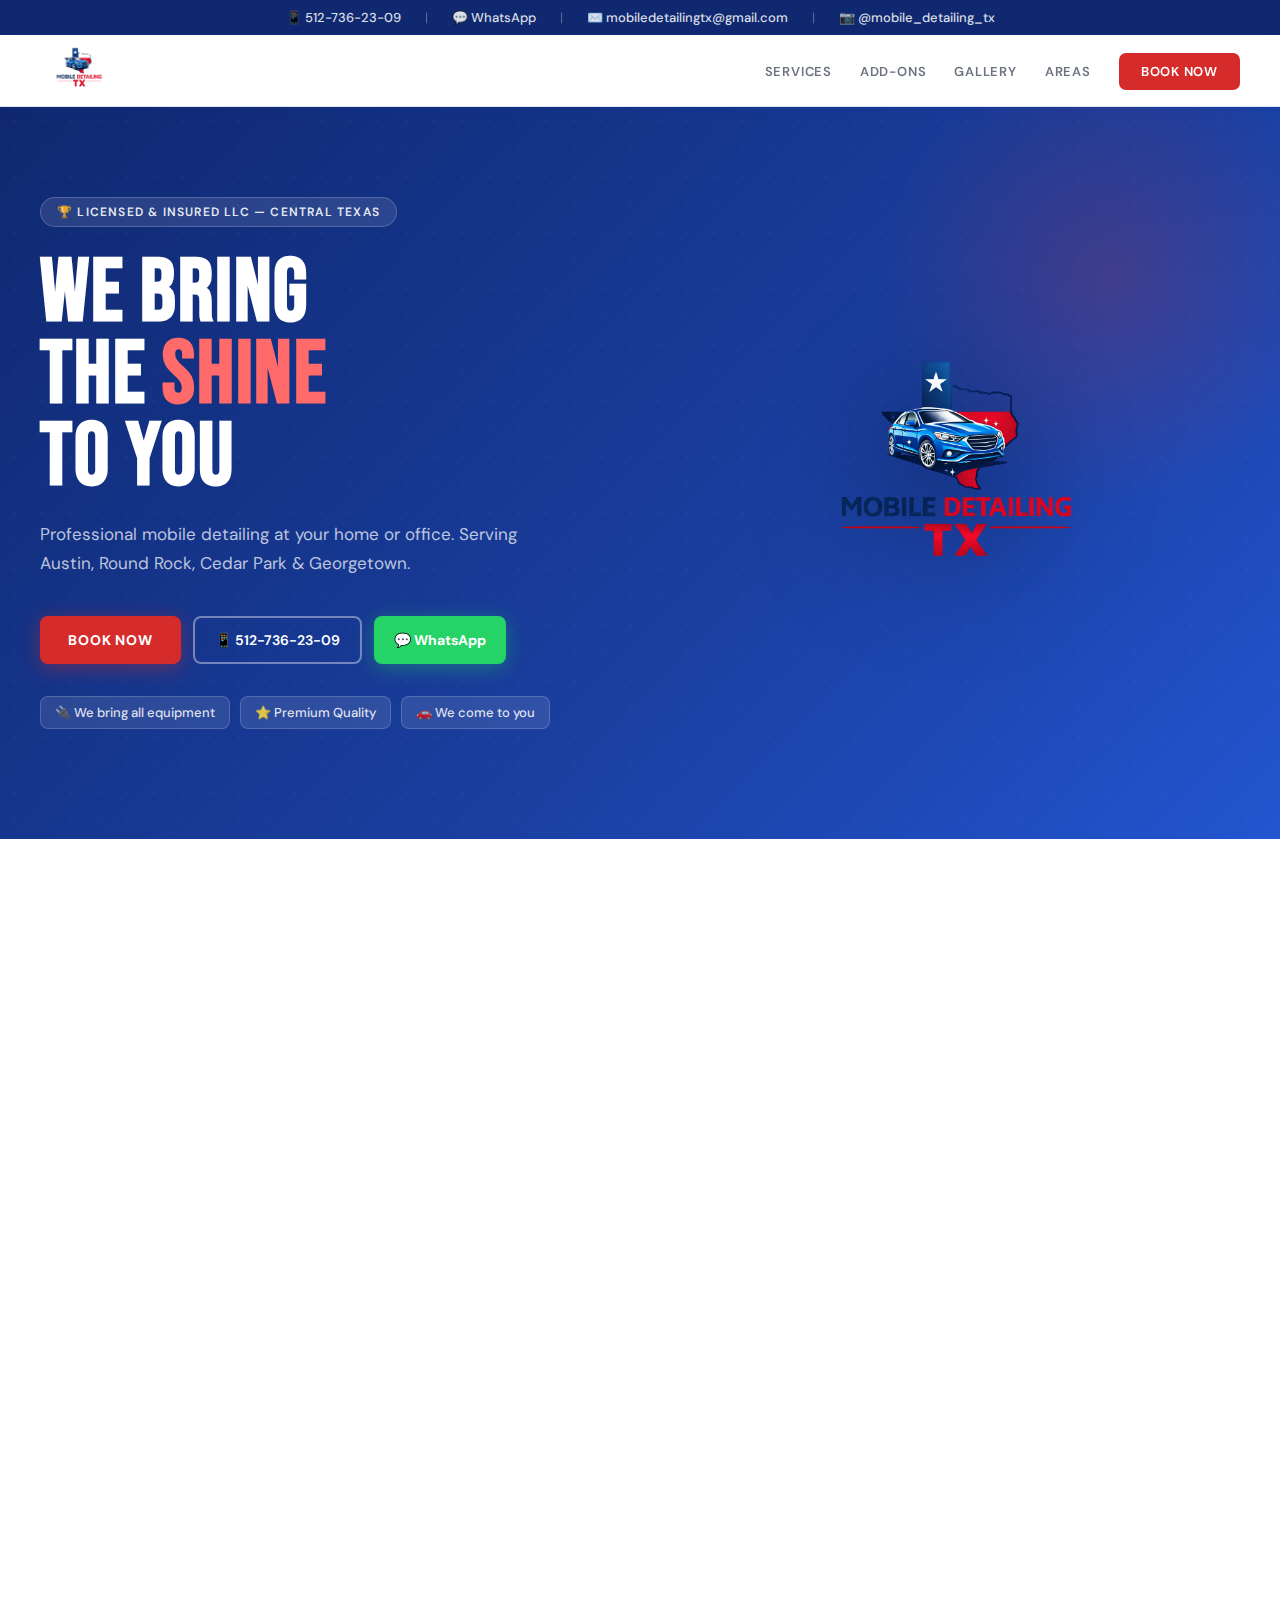
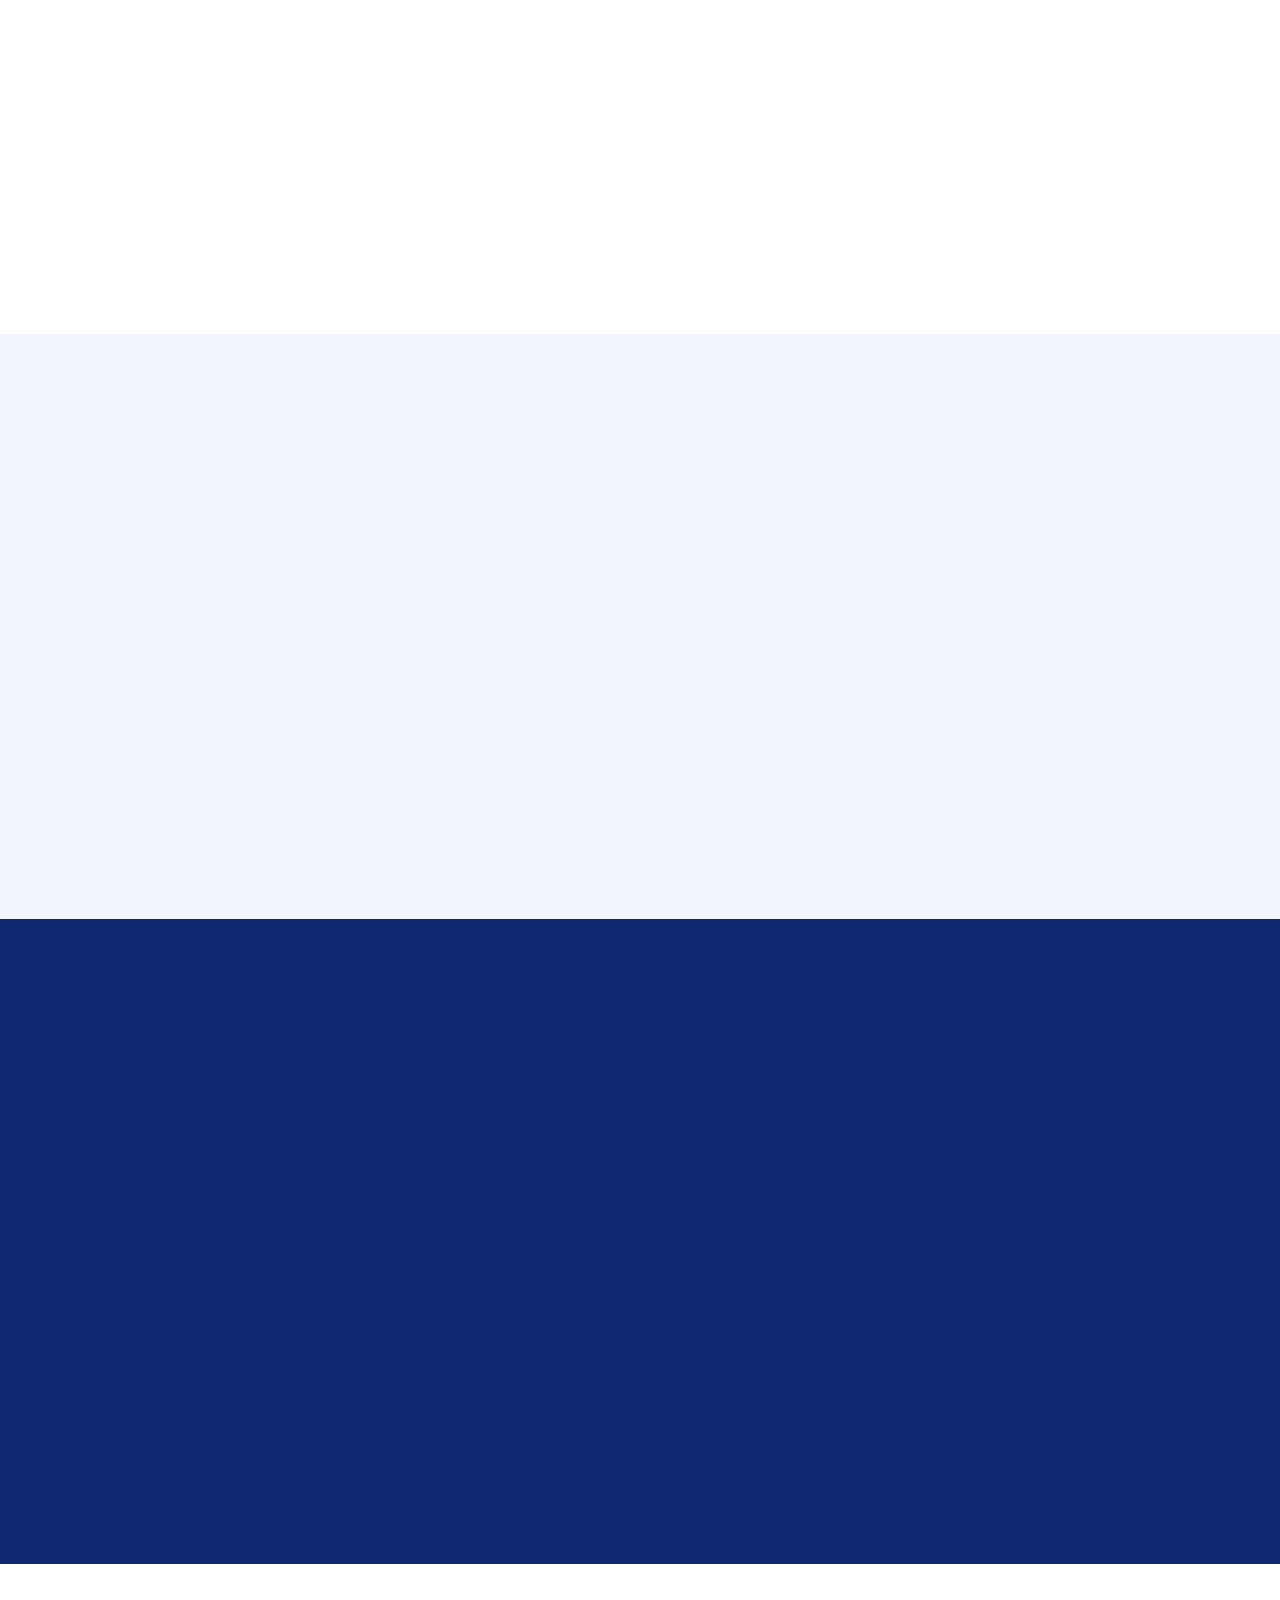
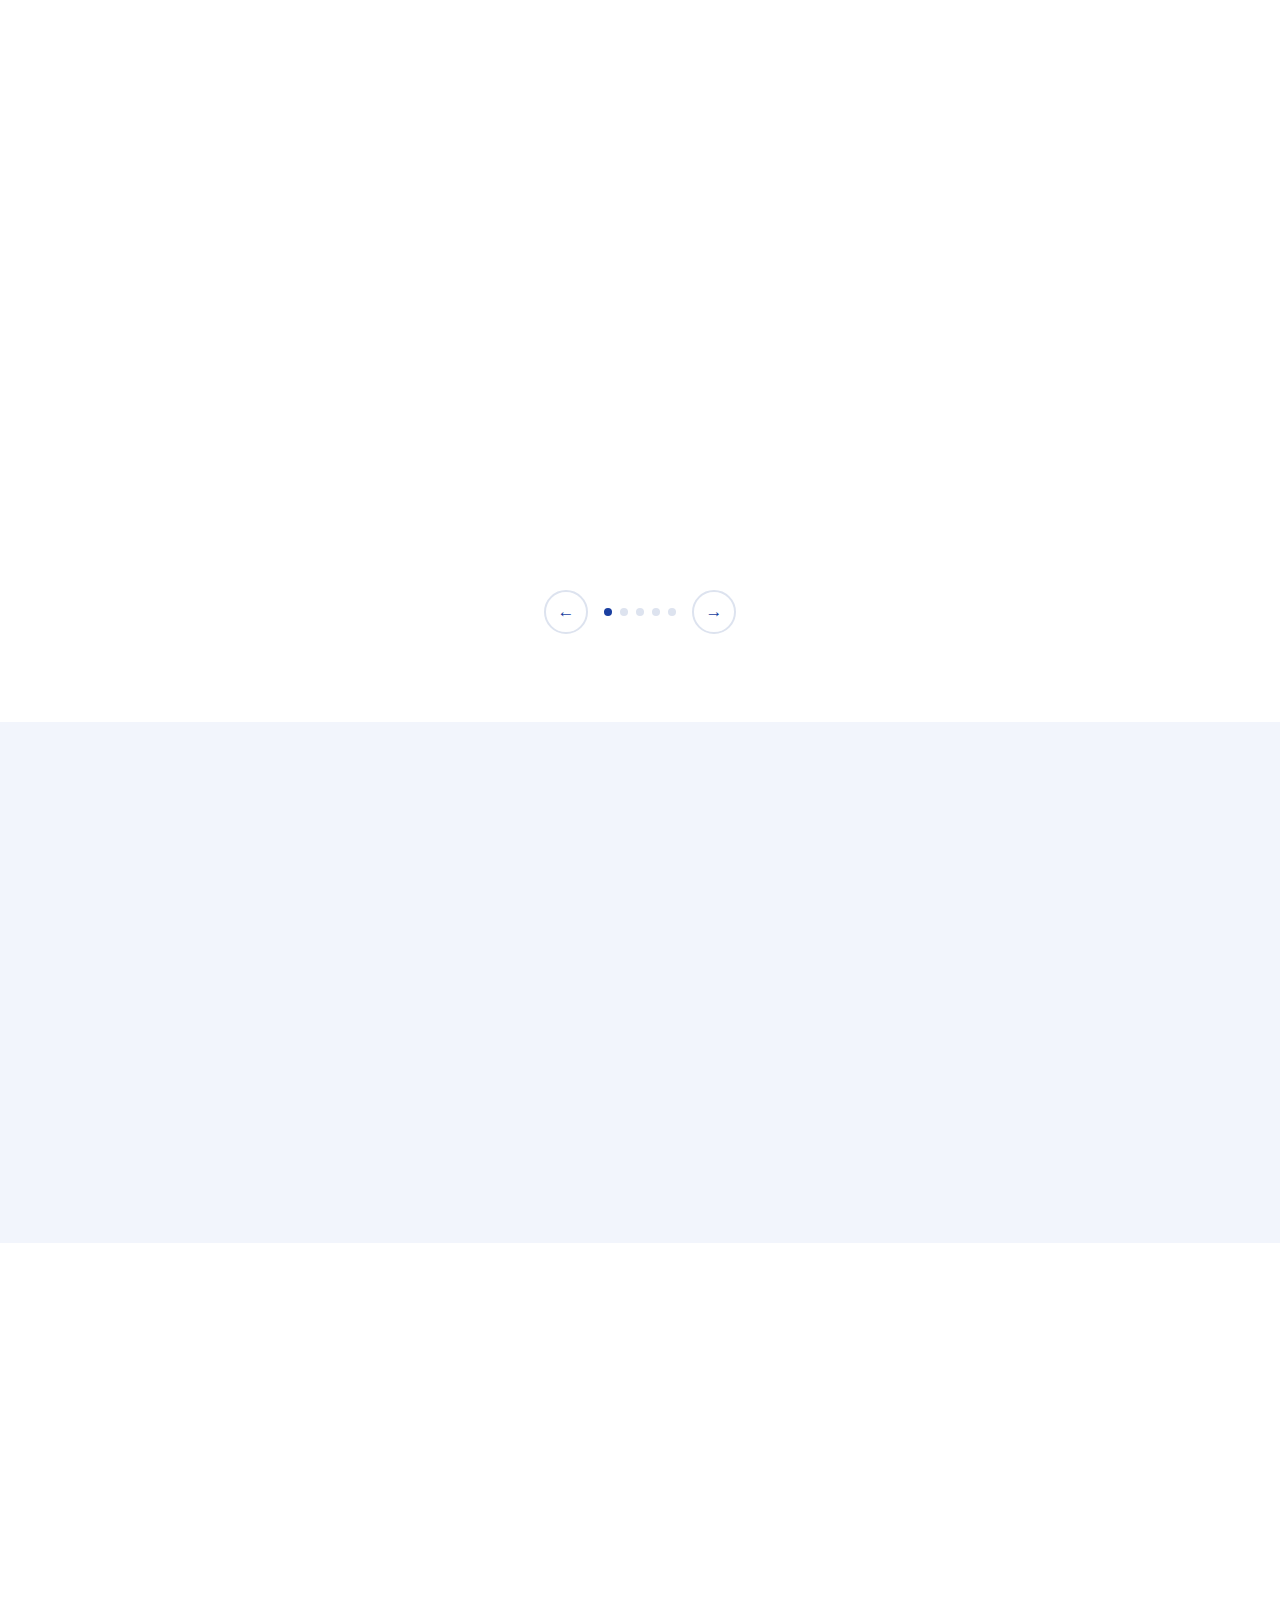
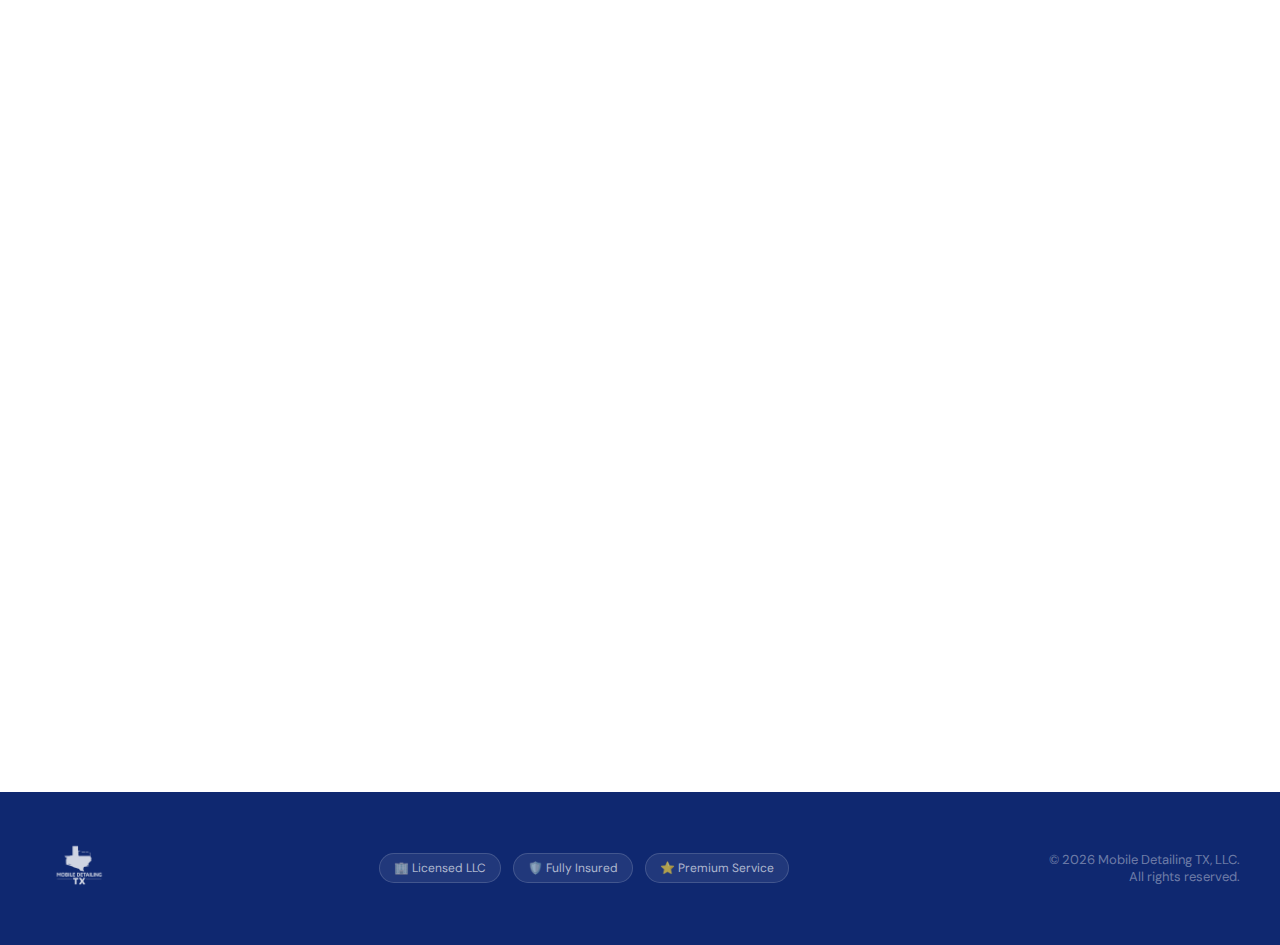
<file: index.html>
<!DOCTYPE html>
<html lang="en">
<head>
  <meta charset="UTF-8" />
  <meta name="viewport" content="width=device-width, initial-scale=1.0" />
  <title>Mobile Detailing TX — Premium Car Detailing in Austin & Round Rock</title>
  <!-- Google tag (gtag.js) -->
  <script async src="https://www.googletagmanager.com/gtag/js?id=AW-17969716181"></script>
  <script>
    window.dataLayer = window.dataLayer || [];
    function gtag(){dataLayer.push(arguments);}
    gtag('js', new Date());
    gtag('config', 'AW-17969716181');
  </script>
  <link href="https://fonts.googleapis.com/css2?family=Bebas+Neue&family=DM+Sans:wght@300;400;500;600;700&display=swap" rel="stylesheet">
  <style>
    :root {
      --blue: #1a3fa0;
      --blue-dark: #0f2870;
      --blue-mid: #2a55c8;
      --red: #d62b2b;
      --red-dark: #aa1f1f;
      --bg: #f2f5fc;
      --bg2: #ffffff;
      --card: #ffffff;
      --border: #dde3ef;
      --text: #111827;
      --muted: #6b7280;
      --shadow: 0 2px 20px rgba(26,63,160,.08);
      --shadow-lg: 0 8px 48px rgba(26,63,160,.13);
    }
    *, *::before, *::after { box-sizing: border-box; margin: 0; padding: 0; }
    html { scroll-behavior: smooth; }
    body { background: var(--bg); color: var(--text); font-family: 'DM Sans', sans-serif; overflow-x: hidden; }

    .topbar { background: var(--blue-dark); color: #fff; padding: 9px 24px; display: flex; justify-content: center; align-items: center; gap: 24px; flex-wrap: wrap; font-size: 13px; }
    .topbar a { color: rgba(255,255,255,.85); text-decoration: none; font-weight: 500; transition: color .2s; }
    .topbar a:hover { color: #fff; }
    .topbar-sep { opacity: .3; }

    nav { position: sticky; top: 0; z-index: 100; background: rgba(255,255,255,.97); backdrop-filter: blur(12px); border-bottom: 1px solid var(--border); box-shadow: 0 1px 12px rgba(26,63,160,.07); padding: 0 40px; display: flex; justify-content: space-between; align-items: center; height: 72px; }
    .nav-logo img { height: 52px; width: auto; }
    .nav-links { display: flex; gap: 28px; list-style: none; align-items: center; }
    .nav-links a { color: var(--muted); text-decoration: none; font-size: 13px; font-weight: 600; letter-spacing: .06em; text-transform: uppercase; transition: color .2s; }
    .nav-links a:hover { color: var(--blue); }
    .nav-cta { background: var(--red) !important; color: #fff !important; padding: 10px 22px; border-radius: 7px; }
    .nav-cta:hover { background: var(--red-dark) !important; }

    .hero { background: linear-gradient(135deg, var(--blue-dark) 0%, var(--blue) 60%, #2255d0 100%); position: relative; overflow: hidden; padding: 90px 40px 110px; }
    .hero-pattern { position: absolute; inset: 0; background-image: radial-gradient(rgba(255,255,255,.04) 1px, transparent 1px); background-size: 28px 28px; pointer-events: none; }
    .hero-glow { position: absolute; right: -80px; top: -80px; width: 500px; height: 500px; background: radial-gradient(ellipse, rgba(214,43,43,.2) 0%, transparent 65%); pointer-events: none; }
    .hero-inner { position: relative; z-index: 2; max-width: 1200px; margin: 0 auto; display: grid; grid-template-columns: 1fr 1fr; gap: 60px; align-items: center; }
    .hero-tag { display: inline-flex; align-items: center; gap: 8px; background: rgba(255,255,255,.1); border: 1px solid rgba(255,255,255,.2); color: rgba(255,255,255,.9); padding: 6px 16px; border-radius: 100px; font-size: 12px; font-weight: 600; letter-spacing: .1em; text-transform: uppercase; margin-bottom: 26px; }
    .hero h1 { font-family: 'Bebas Neue', sans-serif; font-size: clamp(54px, 7vw, 88px); line-height: .93; letter-spacing: .02em; color: #fff; margin-bottom: 22px; }
    .hero h1 .red { color: #ff6b6b; }
    .hero-sub { font-size: 17px; color: rgba(255,255,255,.72); max-width: 480px; line-height: 1.7; margin-bottom: 38px; }
    .hero-btns { display: flex; gap: 12px; flex-wrap: wrap; margin-bottom: 32px; align-items: center; }
    .btn-red { background: var(--red); color: #fff; padding: 15px 28px; border-radius: 8px; font-weight: 700; font-size: 14px; letter-spacing: .06em; text-transform: uppercase; text-decoration: none; display: inline-block; box-shadow: 0 4px 20px rgba(214,43,43,.4); transition: all .2s; white-space: nowrap; }
    .btn-red:hover { background: var(--red-dark); transform: translateY(-2px); }
    .btn-phone { border: 2px solid rgba(255,255,255,.4); color: #fff; padding: 13px 20px; border-radius: 8px; font-weight: 600; font-size: 14px; text-decoration: none; display: inline-block; transition: all .2s; white-space: nowrap; }
    .btn-phone:hover { border-color: #fff; background: rgba(255,255,255,.1); }
    .btn-whatsapp { background: #25d366; color: #fff; padding: 15px 20px; border-radius: 8px; font-weight: 700; font-size: 14px; text-decoration: none; display: inline-block; box-shadow: 0 4px 20px rgba(37,211,102,.35); transition: all .2s; white-space: nowrap; }
    .btn-whatsapp:hover { background: #1db954; transform: translateY(-2px); }
    .hero-badges { display: flex; gap: 10px; flex-wrap: wrap; }
    .hero-badge { background: rgba(255,255,255,.1); border: 1px solid rgba(255,255,255,.18); color: rgba(255,255,255,.85); padding: 7px 14px; border-radius: 8px; font-size: 13px; font-weight: 500; }
    .hero-logo { display: flex; justify-content: center; align-items: center; }
    .hero-logo img { width: 100%; max-width: 400px; filter: drop-shadow(0 20px 60px rgba(0,0,0,.45)); animation: float 4s ease-in-out infinite; }
    @keyframes float { 0%,100%{transform:translateY(0)} 50%{transform:translateY(-14px)} }

    section { padding: 88px 40px; }
    .container { max-width: 1200px; margin: 0 auto; }
    .section-label { font-size: 11px; font-weight: 700; letter-spacing: .2em; text-transform: uppercase; color: var(--red); margin-bottom: 10px; }
    .section-title { font-family: 'Bebas Neue', sans-serif; font-size: clamp(36px, 5vw, 58px); letter-spacing: .03em; line-height: 1; color: var(--text); margin-bottom: 14px; }
    .section-title span { color: var(--blue); }
    .section-desc { color: var(--muted); font-size: 16px; line-height: 1.7; max-width: 540px; }
    .divider { width: 48px; height: 4px; background: linear-gradient(90deg, var(--red), var(--blue)); border-radius: 2px; margin: 16px 0 36px; }

    .packages { background: var(--bg2); }
    .packages-grid { display: grid; grid-template-columns: repeat(3, 1fr); gap: 24px; margin-top: 52px; }
    .pkg-card { background: var(--card); border: 2px solid var(--border); border-radius: 18px; padding: 40px 32px; position: relative; transition: transform .22s, box-shadow .22s, border-color .22s; }
    .pkg-card:hover { transform: translateY(-6px); box-shadow: var(--shadow-lg); border-color: var(--blue-mid); }
    .pkg-card.featured { border-color: var(--blue); box-shadow: var(--shadow-lg); }
    .pkg-badge { position: absolute; top: -14px; left: 50%; transform: translateX(-50%); background: linear-gradient(90deg, var(--red), var(--blue)); color: #fff; font-size: 11px; font-weight: 700; letter-spacing: .1em; text-transform: uppercase; padding: 5px 18px; border-radius: 100px; white-space: nowrap; }
    .pkg-icon { width: 56px; height: 56px; border-radius: 14px; background: var(--bg); display: flex; align-items: center; justify-content: center; font-size: 26px; margin-bottom: 20px; }
    .pkg-card.featured .pkg-icon { background: rgba(26,63,160,.09); }
    .pkg-name { font-family: 'Bebas Neue', sans-serif; font-size: 28px; letter-spacing: .04em; color: var(--text); margin-bottom: 4px; }
    .pkg-from { font-size: 12px; color: var(--muted); margin-bottom: 4px; }
    .pkg-price { font-family: 'Bebas Neue', sans-serif; font-size: 54px; line-height: 1; color: var(--blue); margin-bottom: 16px; }
    .pkg-card.featured .pkg-price { color: var(--red); }
    .pkg-desc { color: var(--muted); font-size: 14px; line-height: 1.6; margin-bottom: 22px; padding-bottom: 22px; border-bottom: 1px solid var(--border); }
    .pkg-features { list-style: none; display: flex; flex-direction: column; gap: 10px; margin-bottom: 32px; }
    .pkg-features li { display: flex; align-items: flex-start; gap: 10px; font-size: 14px; color: var(--text); }
    .check { width: 18px; height: 18px; border-radius: 50%; background: rgba(26,63,160,.1); color: var(--blue); display: flex; align-items: center; justify-content: center; font-size: 10px; font-weight: 700; flex-shrink: 0; margin-top: 2px; }
    .pkg-card.featured .check { background: rgba(214,43,43,.1); color: var(--red); }
    .pkg-btn { display: block; text-align: center; background: var(--bg); border: 2px solid var(--border); color: var(--blue); padding: 13px; border-radius: 8px; font-weight: 700; font-size: 13px; letter-spacing: .06em; text-transform: uppercase; cursor: pointer; width: 100%; font-family: 'DM Sans', sans-serif; transition: all .2s; }
    .pkg-btn:hover { background: var(--blue); border-color: var(--blue); color: #fff; }
    .pkg-card.featured .pkg-btn { background: var(--red); border-color: var(--red); color: #fff; }
    .pkg-card.featured .pkg-btn:hover { background: var(--red-dark); border-color: var(--red-dark); }
    .price-note { margin-top: 28px; padding: 16px 24px; background: rgba(26,63,160,.05); border: 1px solid rgba(26,63,160,.15); border-radius: 10px; color: var(--muted); font-size: 13px; text-align: center; }
    .price-note strong { color: var(--blue); }

    .addons { background: var(--bg); }
    .addons-grid { display: grid; grid-template-columns: 1fr 1fr; gap: 20px; margin-top: 48px; }
    .addon-card { background: var(--card); border: 2px solid var(--border); border-radius: 14px; padding: 32px; display: flex; gap: 20px; align-items: flex-start; transition: border-color .2s, box-shadow .2s; }
    .addon-card:hover { border-color: var(--blue); box-shadow: var(--shadow); }
    .addon-icon { width: 56px; height: 56px; border-radius: 14px; background: rgba(26,63,160,.07); display: flex; align-items: center; justify-content: center; font-size: 26px; flex-shrink: 0; }
    .addon-name { font-family: 'Bebas Neue', sans-serif; font-size: 22px; letter-spacing: .04em; color: var(--text); margin-bottom: 6px; }
    .addon-desc { color: var(--muted); font-size: 14px; line-height: 1.6; }

    .why { background: var(--blue-dark); }
    .why .section-title { color: #fff; }
    .why .section-label { color: #ff7070; }
    .why .section-desc { color: rgba(255,255,255,.6); }
    .features-grid { display: grid; grid-template-columns: repeat(4, 1fr); gap: 20px; margin-top: 52px; }
    .feature { background: rgba(255,255,255,.06); border: 1px solid rgba(255,255,255,.1); padding: 36px 26px; border-radius: 14px; transition: background .2s; }
    .feature:hover { background: rgba(255,255,255,.1); }
    .feature-num { font-family: 'Bebas Neue', sans-serif; font-size: 60px; color: rgba(255,255,255,.09); line-height: 1; margin-bottom: 14px; }
    .feature h3 { font-family: 'Bebas Neue', sans-serif; font-size: 21px; letter-spacing: .04em; color: #fff; margin-bottom: 10px; }
    .feature p { color: rgba(255,255,255,.52); font-size: 14px; line-height: 1.65; }

    .gallery { background: var(--bg2); }
    .carousel-wrapper { margin-top: 48px; overflow: hidden; border-radius: 16px; box-shadow: var(--shadow-lg); border: 1px solid var(--border); }
    .carousel-track { display: flex; transition: transform .5s cubic-bezier(.25,.46,.45,.94); }
    .carousel-slide { min-width: 100%; display: grid; grid-template-columns: repeat(3, 1fr); gap: 3px; }
    .carousel-slide img { width: 100%; aspect-ratio: 4/3; object-fit: cover; display: block; }
    .carousel-controls { display: flex; align-items: center; justify-content: center; gap: 16px; margin-top: 24px; }
    .carousel-btn { width: 44px; height: 44px; background: var(--card); border: 2px solid var(--border); color: var(--blue); border-radius: 50%; cursor: pointer; font-size: 17px; display: flex; align-items: center; justify-content: center; transition: all .2s; }
    .carousel-btn:hover { background: var(--blue); border-color: var(--blue); color: #fff; }
    .carousel-dots { display: flex; gap: 8px; }
    .dot { width: 8px; height: 8px; border-radius: 50%; background: var(--border); cursor: pointer; transition: background .2s; }
    .dot.active { background: var(--blue); }

    .coverage { background: var(--bg); }
    .coverage-inner { margin-top: 48px; background: var(--card); border: 2px solid var(--border); border-radius: 20px; padding: 52px 60px; display: flex; align-items: center; justify-content: space-between; gap: 40px; flex-wrap: wrap; box-shadow: var(--shadow); }
    .coverage-text h3 { font-family: 'Bebas Neue', sans-serif; font-size: 34px; letter-spacing: .04em; color: var(--text); margin-bottom: 6px; }
    .coverage-text p { color: var(--muted); font-size: 15px; }
    .coverage-areas { display: flex; flex-wrap: wrap; gap: 10px; }
    .area-tag { background: rgba(26,63,160,.07); border: 1.5px solid rgba(26,63,160,.2); color: var(--blue); padding: 8px 18px; border-radius: 100px; font-size: 13px; font-weight: 600; }

    .booking { background: var(--bg2); }
    .booking-inner { display: grid; grid-template-columns: 1fr 1.6fr; gap: 72px; align-items: start; }
    .booking-info .section-desc { margin-top: 16px; margin-bottom: 40px; }
    .contact-row { display: flex; align-items: center; gap: 16px; padding: 16px 0; border-top: 1px solid var(--border); }
    .contact-row:last-child { border-bottom: 1px solid var(--border); }
    .contact-icon { width: 44px; height: 44px; background: rgba(26,63,160,.08); border-radius: 10px; display: flex; align-items: center; justify-content: center; font-size: 18px; flex-shrink: 0; }
    .contact-row h5 { font-size: 11px; font-weight: 600; letter-spacing: .1em; text-transform: uppercase; color: var(--muted); margin-bottom: 2px; }
    .contact-row a, .contact-row p { color: var(--text); text-decoration: none; font-size: 15px; font-weight: 500; }
    .contact-row a:hover { color: var(--blue); }
    .form-card { background: var(--card); border: 2px solid var(--border); border-radius: 20px; padding: 48px; box-shadow: var(--shadow-lg); }
    .form-title { font-family: 'Bebas Neue', sans-serif; font-size: 34px; letter-spacing: .04em; color: var(--text); margin-bottom: 30px; }
    .form-row { display: grid; grid-template-columns: 1fr 1fr; gap: 16px; }
    .form-group { margin-bottom: 18px; }
    .form-group label { display: block; font-size: 11px; font-weight: 700; letter-spacing: .1em; text-transform: uppercase; color: var(--muted); margin-bottom: 7px; }
    .form-group input:not([type="checkbox"]), .form-group select, .form-group textarea { width: 100%; background: var(--bg); border: 1.5px solid var(--border); color: var(--text); padding: 12px 14px; border-radius: 8px; font-family: 'DM Sans', sans-serif; font-size: 15px; transition: border-color .2s, box-shadow .2s; outline: none; appearance: none; -webkit-appearance: none; }
    .form-group input:not([type="checkbox"]):focus, .form-group select:focus, .form-group textarea:focus { border-color: var(--blue); box-shadow: 0 0 0 3px rgba(26,63,160,.1); }
    .form-group select { cursor: pointer; background-image: url("data:image/svg+xml,%3Csvg xmlns='http://www.w3.org/2000/svg' width='12' height='7'%3E%3Cpath d='M0 0l6 7 6-7z' fill='%236b7280'/%3E%3C/svg%3E"); background-repeat: no-repeat; background-position: right 14px center; background-color: var(--bg); padding-right: 38px; }
    .form-group textarea { resize: vertical; min-height: 90px; }
    .addons-check { display: grid; grid-template-columns: 1fr 1fr; gap: 10px; }
    .check-item { display: flex; align-items: center; gap: 10px; padding: 11px 14px; background: var(--bg); border: 1.5px solid var(--border); border-radius: 8px; cursor: pointer; transition: border-color .2s, background .2s; font-size: 14px; color: var(--text); font-weight: 500; user-select: none; -webkit-user-select: none; }
    .check-item:hover { border-color: var(--blue); background: rgba(26,63,160,.04); }
    .check-item:has(input:checked) { border-color: var(--blue); background: rgba(26,63,160,.08); }
    .check-item input[type="checkbox"] { width: 18px; height: 18px; min-width: 18px; accent-color: var(--blue); flex-shrink: 0; cursor: pointer; margin: 0; padding: 0; appearance: auto; -webkit-appearance: checkbox; }
    .form-submit { width: 100%; background: var(--red); color: #fff; border: none; padding: 16px; border-radius: 10px; font-family: 'DM Sans', sans-serif; font-weight: 700; font-size: 15px; letter-spacing: .08em; text-transform: uppercase; cursor: pointer; transition: all .2s; margin-top: 6px; box-shadow: 0 4px 20px rgba(214,43,43,.3); }
    .form-submit:hover { background: var(--red-dark); transform: translateY(-2px); }
    .form-note { text-align: center; font-size: 12px; color: var(--muted); margin-top: 14px; }
    .form-success { display: none; text-align: center; padding: 48px 20px; }
    .form-success .success-icon { font-size: 60px; margin-bottom: 16px; }
    .form-success h3 { font-family: 'Bebas Neue', sans-serif; font-size: 38px; color: var(--blue); letter-spacing: .05em; margin-bottom: 12px; }
    .form-success p { color: var(--muted); font-size: 15px; }

    footer { background: var(--blue-dark); padding: 48px 40px; }
    .footer-inner { max-width: 1200px; margin: 0 auto; display: flex; align-items: center; justify-content: space-between; flex-wrap: wrap; gap: 28px; }
    .footer-logo img { height: 52px; width: auto; filter: brightness(0) invert(1); opacity: .8; }
    .footer-badges { display: flex; gap: 12px; flex-wrap: wrap; }
    .badge { background: rgba(255,255,255,.08); border: 1px solid rgba(255,255,255,.15); padding: 6px 14px; border-radius: 100px; font-size: 12px; color: rgba(255,255,255,.65); }
    .footer-copy { font-size: 13px; text-align: right; color: rgba(255,255,255,.4); }

    .reveal { opacity: 0; transform: translateY(20px); transition: opacity .55s ease, transform .55s ease; }
    .reveal.visible { opacity: 1; transform: none; }
    .reveal-delay-1 { transition-delay: .1s; }
    .reveal-delay-2 { transition-delay: .2s; }
    .reveal-delay-3 { transition-delay: .3s; }

    @media (max-width: 1024px) {
      .packages-grid { grid-template-columns: 1fr; max-width: 460px; margin-left: auto; margin-right: auto; }
      .hero-inner { grid-template-columns: 1fr; text-align: center; }
      .hero-sub { margin-left: auto; margin-right: auto; }
      .hero-btns, .hero-badges { justify-content: center; }
      .hero-logo { order: -1; }
      .hero-logo img { max-width: 260px; }
      .features-grid { grid-template-columns: repeat(2,1fr); }
      .booking-inner { grid-template-columns: 1fr; gap: 40px; }
    }
    @media (max-width: 768px) {
      section { padding: 64px 20px; }
      nav { padding: 0 20px; }
      .nav-links { display: none; }
      .form-card { padding: 28px 20px; }
      .form-row { grid-template-columns: 1fr; }
      .addons-check { grid-template-columns: 1fr; }
      .addons-grid { grid-template-columns: 1fr; }
      .carousel-slide { grid-template-columns: 1fr 1fr; }
      .coverage-inner { padding: 32px 24px; flex-direction: column; align-items: flex-start; }
      .features-grid { grid-template-columns: 1fr; }
      footer { padding: 40px 20px; }
      .footer-copy { text-align: left; }
    }
    @media (max-width: 480px) {
      .carousel-slide { grid-template-columns: 1fr; }
    }
  </style>
</head>
<body>

<div class="topbar">
  <a href="tel:+15127362309">📱 512-736-23-09</a>
  <span class="topbar-sep">|</span>
  <a href="https://wa.me/15127362309?text=Hi!%20I%20would%20like%20to%20book%20mobile%20detailing." target="_blank" rel="noopener">💬 WhatsApp</a>
  <span class="topbar-sep">|</span>
  <a href="mailto:mobiledetailingtx@gmail.com">✉️ mobiledetailingtx@gmail.com</a>
  <span class="topbar-sep">|</span>
  <a href="https://www.instagram.com/mobile_detailing_tx" target="_blank" rel="noopener">📷 @mobile_detailing_tx</a>
</div>

<nav>
  <div class="nav-logo"><img src="Mobile_Detailing_TX_LLC.png" alt="Mobile Detailing TX"></div>
  <ul class="nav-links">
    <li><a href="#services">Services</a></li>
    <li><a href="#addons">Add-ons</a></li>
    <li><a href="#gallery">Gallery</a></li>
    <li><a href="#coverage">Areas</a></li>
    <li><a href="#booking" class="nav-cta">Book Now</a></li>
  </ul>
</nav>

<section class="hero" id="top">
  <div class="hero-pattern"></div>
  <div class="hero-glow"></div>
  <div class="hero-inner">
    <div>
      <div class="hero-tag">🏆 Licensed &amp; Insured LLC — Central Texas</div>
      <h1>WE BRING<br>THE <span class="red">SHINE</span><br>TO YOU</h1>
      <p class="hero-sub">Professional mobile detailing at your home or office. Serving Austin, Round Rock, Cedar Park &amp; Georgetown.</p>
      <div class="hero-btns">
        <a href="#booking" class="btn-red">Book Now</a>
        <a href="tel:+15127362309" class="btn-phone">📱 512-736-23-09</a>
        <a href="https://wa.me/15127362309?text=Hi!%20I%20would%20like%20to%20book%20mobile%20detailing." target="_blank" rel="noopener" class="btn-whatsapp">💬 WhatsApp</a>
      </div>
      <div class="hero-badges">
        <span class="hero-badge">🔌 We bring all equipment</span>
        <span class="hero-badge">⭐ Premium Quality</span>
        <span class="hero-badge">🚗 We come to you</span>
      </div>
    </div>
    <div class="hero-logo">
      <img src="Mobile_Detailing_TX_LLC.png" alt="Mobile Detailing TX Logo">
    </div>
  </div>
</section>

<section class="packages" id="services">
  <div class="container">
    <div class="reveal">
      <div class="section-label">Pricing</div>
      <h2 class="section-title">Our <span>Packages</span></h2>
      <div class="divider"></div>
      <p class="section-desc">Professional detailing for every need. Starting prices — final cost depends on vehicle size and condition.</p>
    </div>
    <div class="packages-grid">
      <div class="pkg-card reveal reveal-delay-1">
        <div class="pkg-icon">✨</div>
        <div class="pkg-name">Interior Detail</div>
        <div class="pkg-from">Starting from</div>
        <div class="pkg-price">$100</div>
        <p class="pkg-desc">Deep interior cleaning for a fresh, like-new cabin experience.</p>
        <ul class="pkg-features">
          <li><span class="check">✓</span> Deep vacuum — seats, carpets, trunk</li>
          <li><span class="check">✓</span> Dashboard &amp; surfaces wipe-down</li>
          <li><span class="check">✓</span> Door panels &amp; jambs cleaning</li>
          <li><span class="check">✓</span> Interior windows &amp; mirrors</li>
          <li><span class="check">✓</span> Plastic &amp; vinyl conditioning</li>
        </ul>
        <button class="pkg-btn" onclick="selectPackage('Interior Detail — from $100')">Select Package</button>
      </div>
      <div class="pkg-card featured reveal reveal-delay-2">
        <div class="pkg-badge">Most Popular</div>
        <div class="pkg-icon">💎</div>
        <div class="pkg-name">Full Detail</div>
        <div class="pkg-from">Starting from</div>
        <div class="pkg-price">$150</div>
        <p class="pkg-desc">Complete inside &amp; outside treatment — the ultimate showroom finish.</p>
        <ul class="pkg-features">
          <li><span class="check">✓</span> Everything in Interior Detail</li>
          <li><span class="check">✓</span> Everything in Exterior Wash</li>
          <li><span class="check">✓</span> Tire shine &amp; dressing</li>
          <li><span class="check">✓</span> Full vehicle inspection</li>
          <li><span class="check">✓</span> Engine bay wipe (on request)</li>
        </ul>
        <button class="pkg-btn" onclick="selectPackage('Full Detail — from $150')">Select Package</button>
      </div>
      <div class="pkg-card reveal reveal-delay-3">
        <div class="pkg-icon">🚗</div>
        <div class="pkg-name">Exterior Wash</div>
        <div class="pkg-from">Starting from</div>
        <div class="pkg-price">$100</div>
        <p class="pkg-desc">Complete exterior cleaning for a brilliant, protected shine.</p>
        <ul class="pkg-features">
          <li><span class="check">✓</span> Hand wash &amp; foam rinse</li>
          <li><span class="check">✓</span> Wheel &amp; tire cleaning</li>
          <li><span class="check">✓</span> Exterior glass &amp; mirrors</li>
          <li><span class="check">✓</span> Trim &amp; chrome detailing</li>
          <li><span class="check">✓</span> Tire dressing</li>
        </ul>
        <button class="pkg-btn" onclick="selectPackage('Exterior Wash — from $100')">Select Package</button>
      </div>
    </div>
    <div class="price-note reveal">
      <strong>💡 Note:</strong> Final price depends on vehicle size (sedan, SUV, truck, van) and condition. We confirm the exact price before starting — no surprises.
    </div>
  </div>
</section>

<section class="addons" id="addons">
  <div class="container">
    <div class="reveal">
      <div class="section-label">Extras</div>
      <h2 class="section-title">Additional <span>Services</span></h2>
      <div class="divider"></div>
      <p class="section-desc">Enhance your detail with our premium add-ons. Ask about pricing when booking.</p>
    </div>
    <div class="addons-grid">
      <div class="addon-card reveal reveal-delay-1">
        <div class="addon-icon">🐾</div>
        <div>
          <div class="addon-name">Pet Hair Removal</div>
          <p class="addon-desc">Specialized tools to thoroughly remove embedded pet fur from seats, carpets, and hard-to-reach areas. Price depends on severity.</p>
        </div>
      </div>
      <div class="addon-card reveal reveal-delay-2">
        <div class="addon-icon">🛡️</div>
        <div>
          <div class="addon-name">Paint Protection (Wax / Ceramic)</div>
          <p class="addon-desc">Premium wax or ceramic coating to shield your paint from UV rays and daily wear. Ceramic provides long-lasting hydrophobic protection.</p>
        </div>
      </div>
    </div>
  </div>
</section>

<section class="why">
  <div class="container">
    <div class="reveal">
      <div class="section-label">Why Choose Us</div>
      <h2 class="section-title">The Difference</h2>
      <div class="divider"></div>
      <p class="section-desc">We deliver a premium experience from start to finish.</p>
    </div>
    <div class="features-grid">
      <div class="feature reveal reveal-delay-1">
        <div class="feature-num">01</div>
        <h3>Licensed &amp; Insured</h3>
        <p>Fully licensed LLC with comprehensive insurance — your vehicle is always protected.</p>
      </div>
      <div class="feature reveal reveal-delay-2">
        <div class="feature-num">02</div>
        <h3>We Come to You</h3>
        <p>Home, office, apartment — we arrive fully equipped. Just provide water and an outlet.</p>
      </div>
      <div class="feature reveal reveal-delay-3">
        <div class="feature-num">03</div>
        <h3>Pro-Grade Products</h3>
        <p>Professional-grade chemicals and microfiber tools for results that actually last.</p>
      </div>
      <div class="feature reveal">
        <div class="feature-num">04</div>
        <h3>Flexible Scheduling</h3>
        <p>Weekdays, weekends, early or late — we work around your schedule.</p>
      </div>
    </div>
  </div>
</section>

<section class="gallery" id="gallery">
  <div class="container">
    <div class="reveal">
      <div class="section-label">Portfolio</div>
      <h2 class="section-title">Our <span>Work</span></h2>
      <div class="divider"></div>
      <p class="section-desc">See the quality and attention to detail in every project we complete.</p>
    </div>
    <div class="carousel-wrapper reveal">
      <div class="carousel-track" id="carouselTrack">
        <div class="carousel-slide">
          <img src="photo/1.png" alt="Detail work 1">
          <img src="photo/2.png" alt="Detail work 2">
          <img src="photo/3.png" alt="Detail work 3">
        </div>
        <div class="carousel-slide">
          <img src="photo/4.png" alt="Detail work 4">
          <img src="photo/5.png" alt="Detail work 5">
          <img src="photo/6.png" alt="Detail work 6">
        </div>
        <div class="carousel-slide">
          <img src="photo/7.png" alt="Detail work 7">
          <img src="photo/8.png" alt="Detail work 8">
          <img src="photo/9.png" alt="Detail work 9">
        </div>
        <div class="carousel-slide">
          <img src="photo/10.png" alt="Detail work 10">
          <img src="photo/11.png" alt="Detail work 11">
          <img src="photo/12.png" alt="Detail work 12">
        </div>
        <div class="carousel-slide">
          <img src="photo/13.png" alt="Detail work 13">
          <img src="photo/14.png" alt="Detail work 14">
          <img src="photo/15.png" alt="Detail work 15">
        </div>
      </div>
    </div>
    <div class="carousel-controls">
      <button class="carousel-btn" onclick="moveCarousel(-1)">&#8592;</button>
      <div class="carousel-dots" id="dots">
        <div class="dot active" onclick="goToSlide(0)"></div>
        <div class="dot" onclick="goToSlide(1)"></div>
        <div class="dot" onclick="goToSlide(2)"></div>
        <div class="dot" onclick="goToSlide(3)"></div>
        <div class="dot" onclick="goToSlide(4)"></div>
      </div>
      <button class="carousel-btn" onclick="moveCarousel(1)">&#8594;</button>
    </div>
  </div>
</section>

<section class="coverage" id="coverage">
  <div class="container">
    <div class="reveal">
      <div class="section-label">Service Areas</div>
      <h2 class="section-title">Where We <span>Serve</span></h2>
      <div class="divider"></div>
    </div>
    <div class="coverage-inner reveal">
      <div class="coverage-text">
        <h3>Central Texas</h3>
        <p>Proudly serving the greater Austin metro area.<br>We travel to you — no shop needed.</p>
      </div>
      <div class="coverage-areas">
        <span class="area-tag">Austin</span>
        <span class="area-tag">Round Rock</span>
        <span class="area-tag">Cedar Park</span>
        <span class="area-tag">Georgetown</span>
        <span class="area-tag">&amp; Surrounding Areas</span>
      </div>
    </div>
  </div>
</section>

<section class="booking" id="booking">
  <div class="container">
    <div class="booking-inner">
      <div class="booking-info reveal">
        <div class="section-label">Book a Service</div>
        <h2 class="section-title">Get in <span>Touch</span></h2>
        <div class="divider"></div>
        <p class="section-desc">Fill out the form and we will reply within a few hours to confirm your appointment.</p>
        <div class="contact-row">
          <div class="contact-icon">📱</div>
          <div><h5>Call or Text</h5><a href="tel:+15127362309">512-736-23-09</a></div>
        </div>
        <div class="contact-row">
          <div class="contact-icon">💬</div>
          <div><h5>WhatsApp</h5><a href="https://wa.me/15127362309?text=Hi!%20I%20would%20like%20to%20book%20mobile%20detailing." target="_blank" rel="noopener">Start a chat</a></div>
        </div>
        <div class="contact-row">
          <div class="contact-icon">📧</div>
          <div><h5>Email</h5><a href="mailto:mobiledetailingtx@gmail.com">mobiledetailingtx@gmail.com</a></div>
        </div>
        <div class="contact-row">
          <div class="contact-icon">📷</div>
          <div><h5>Instagram</h5><a href="https://www.instagram.com/mobile_detailing_tx" target="_blank" rel="noopener">@mobile_detailing_tx</a></div>
        </div>
      </div>
      <div class="form-card reveal reveal-delay-1">
        <div id="formContent">
          <div class="form-title">Request a Booking</div>
          <form id="bookingForm" action="https://formspree.io/f/mzdajngq" method="POST">
            <input type="hidden" name="_subject" value="New Booking Request — Mobile Detailing TX">
            <input type="hidden" name="_replyto" id="hiddenReply">
            <div class="form-row">
              <div class="form-group">
                <label for="firstName">First Name *</label>
                <input type="text" id="firstName" name="first_name" placeholder="John" required>
              </div>
              <div class="form-group">
                <label for="lastName">Last Name</label>
                <input type="text" id="lastName" name="last_name" placeholder="Smith">
              </div>
            </div>
            <div class="form-row">
              <div class="form-group">
                <label for="phone">Phone / WhatsApp *</label>
                <input type="tel" id="phone" name="phone" placeholder="(512) 000-0000" required>
              </div>
              <div class="form-group">
                <label for="email">Email</label>
                <input type="email" id="email" name="email" placeholder="you@email.com" oninput="document.getElementById('hiddenReply').value=this.value">
              </div>
            </div>
            <div class="form-group">
              <label for="service">Service Package *</label>
              <select id="service" name="service" required>
                <option value="" disabled selected>Select a package...</option>
                <option value="Interior Detail — from $100">Interior Detail — from $100</option>
                <option value="Exterior Wash — from $100">Exterior Wash — from $100</option>
                <option value="Full Detail — from $150">Full Detail — from $150</option>
              </select>
            </div>
            <div class="form-row">
              <div class="form-group">
                <label for="vehicle">Vehicle Type *</label>
                <select id="vehicle" name="vehicle_type" required>
                  <option value="" disabled selected>Select type...</option>
                  <option>Sedan / Coupe</option>
                  <option>SUV / Crossover</option>
                  <option>Pickup Truck</option>
                  <option>Minivan / Van</option>
                  <option>Sports Car</option>
                  <option>Other</option>
                </select>
              </div>
              <div class="form-group">
                <label for="condition">Vehicle Condition</label>
                <select id="condition" name="vehicle_condition">
                  <option value="" disabled selected>Select condition...</option>
                  <option>Lightly soiled (routine)</option>
                  <option>Moderately soiled</option>
                  <option>Heavily soiled</option>
                </select>
              </div>
            </div>
            <div class="form-group">
              <label>Add-on Services</label>
              <div class="addons-check">
                <label class="check-item"><input type="checkbox" name="addon_pet_hair" value="Yes"> 🐾 Pet Hair Removal</label>
                <label class="check-item"><input type="checkbox" name="addon_wax" value="Yes"> 🛡️ Wax Protection</label>
                <label class="check-item"><input type="checkbox" name="addon_ceramic" value="Yes"> 💎 Ceramic Coating</label>
                <label class="check-item"><input type="checkbox" name="addon_engine" value="Yes"> 🔧 Engine Bay Clean</label>
              </div>
            </div>
            <div class="form-row">
              <div class="form-group">
                <label for="date">Preferred Date</label>
                <input type="date" id="date" name="preferred_date">
              </div>
              <div class="form-group">
                <label for="location">City / Location</label>
                <input type="text" id="location" name="location" placeholder="Round Rock, TX">
              </div>
            </div>
            <div class="form-group">
              <label for="notes">Additional Notes</label>
              <textarea id="notes" name="notes" placeholder="Vehicle year/model, specific requests, or questions..."></textarea>
            </div>
            <button type="submit" class="form-submit">Send Booking Request</button>
            <p class="form-note">We typically respond within a few hours.</p>
          </form>
        </div>
        <div class="form-success" id="formSuccess">
          <div class="success-icon">🎉</div>
          <h3>Request Sent!</h3>
          <p>Thank you! We will get back to you shortly to confirm your appointment.</p>
        </div>
      </div>
    </div>
  </div>
</section>

<footer>
  <div class="footer-inner">
    <div class="footer-logo"><img src="Mobile_Detailing_TX_LLC.png" alt="Mobile Detailing TX"></div>
    <div class="footer-badges">
      <span class="badge">🏢 Licensed LLC</span>
      <span class="badge">🛡️ Fully Insured</span>
      <span class="badge">⭐ Premium Service</span>
    </div>
    <div class="footer-copy">&copy; 2026 Mobile Detailing TX, LLC.<br>All rights reserved.</div>
  </div>
</footer>

<script>
var reveals = document.querySelectorAll('.reveal');
var revealObserver = new IntersectionObserver(function(entries) {
  entries.forEach(function(e) {
    if (e.isIntersecting) { e.target.classList.add('visible'); }
  });
}, { threshold: 0.1, rootMargin: '0px 0px -40px 0px' });
reveals.forEach(function(el) { revealObserver.observe(el); });

var current = 0;
var total = 5;
var track = document.getElementById('carouselTrack');
var dotEls = document.querySelectorAll('#dots .dot');

function updateCarousel() {
  track.style.transform = 'translateX(-' + (current * 100) + '%)';
  dotEls.forEach(function(d, i) { d.classList.toggle('active', i === current); });
}
function moveCarousel(dir) {
  current = (current + dir + total) % total;
  updateCarousel();
}
function goToSlide(i) {
  current = i;
  updateCarousel();
}

var autoPlay = setInterval(function() { moveCarousel(1); }, 4500);
var wrapper = document.querySelector('.carousel-wrapper');
wrapper.addEventListener('mouseenter', function() { clearInterval(autoPlay); });
wrapper.addEventListener('mouseleave', function() { autoPlay = setInterval(function() { moveCarousel(1); }, 4500); });
var touchX = 0;
wrapper.addEventListener('touchstart', function(e) { touchX = e.touches[0].clientX; });
wrapper.addEventListener('touchend', function(e) {
  var diff = touchX - e.changedTouches[0].clientX;
  if (diff > 50) { moveCarousel(1); }
  if (diff < -50) { moveCarousel(-1); }
});

function selectPackage(name) {
  document.getElementById('service').value = name;
  document.getElementById('booking').scrollIntoView({ behavior: 'smooth' });
  setTimeout(function() { document.getElementById('firstName').focus(); }, 700);
}

var form = document.getElementById('bookingForm');
form.addEventListener('submit', function(e) {
  e.preventDefault();
  var btn = form.querySelector('.form-submit');
  btn.textContent = 'Sending...';
  btn.disabled = true;
  fetch(form.action, {
    method: 'POST',
    body: new FormData(form),
    headers: { 'Accept': 'application/json' }
  }).then(function(resp) {
    if (resp.ok) {
      document.getElementById('formContent').style.display = 'none';
      document.getElementById('formSuccess').style.display = 'block';
    } else {
      btn.textContent = 'Error — please try again';
      btn.disabled = false;
    }
  }).catch(function() {
    btn.textContent = 'Error — please try again';
    btn.disabled = false;
  });
});
</script>
</body>
</html>
</file>
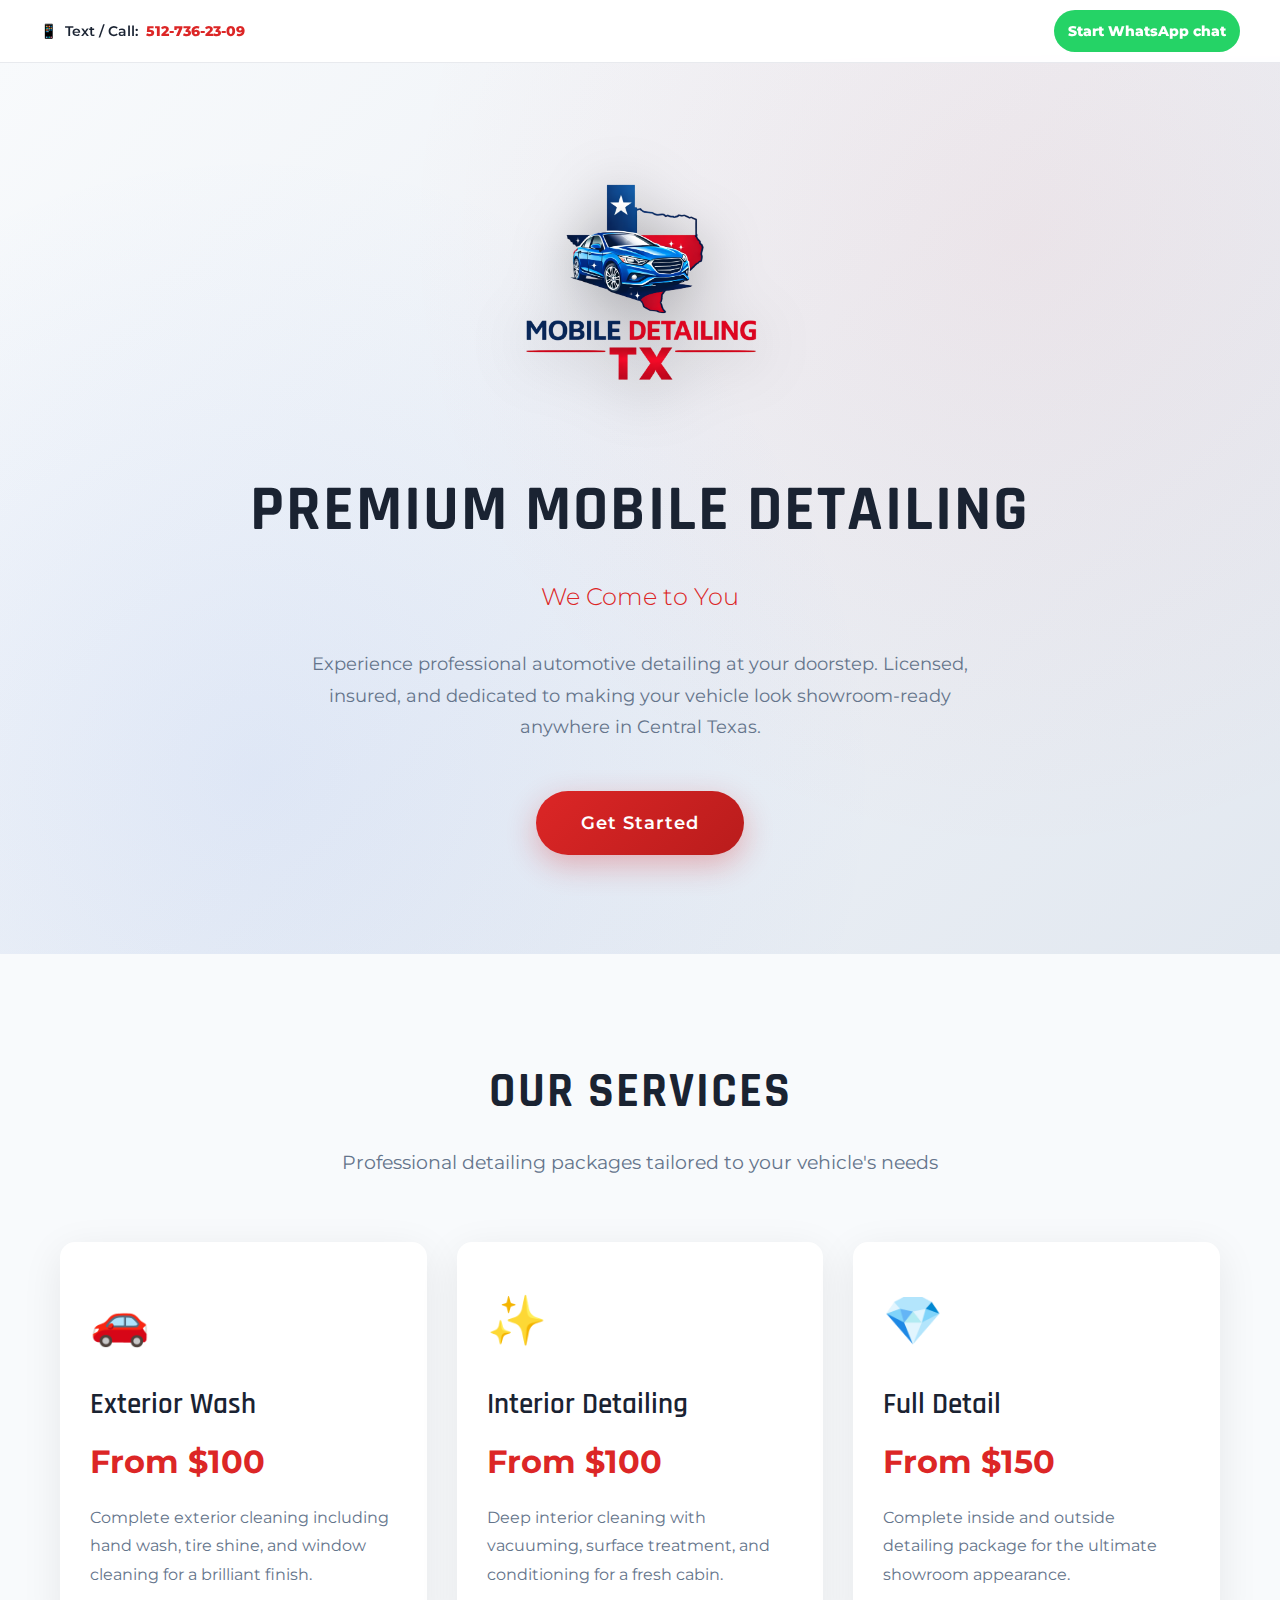
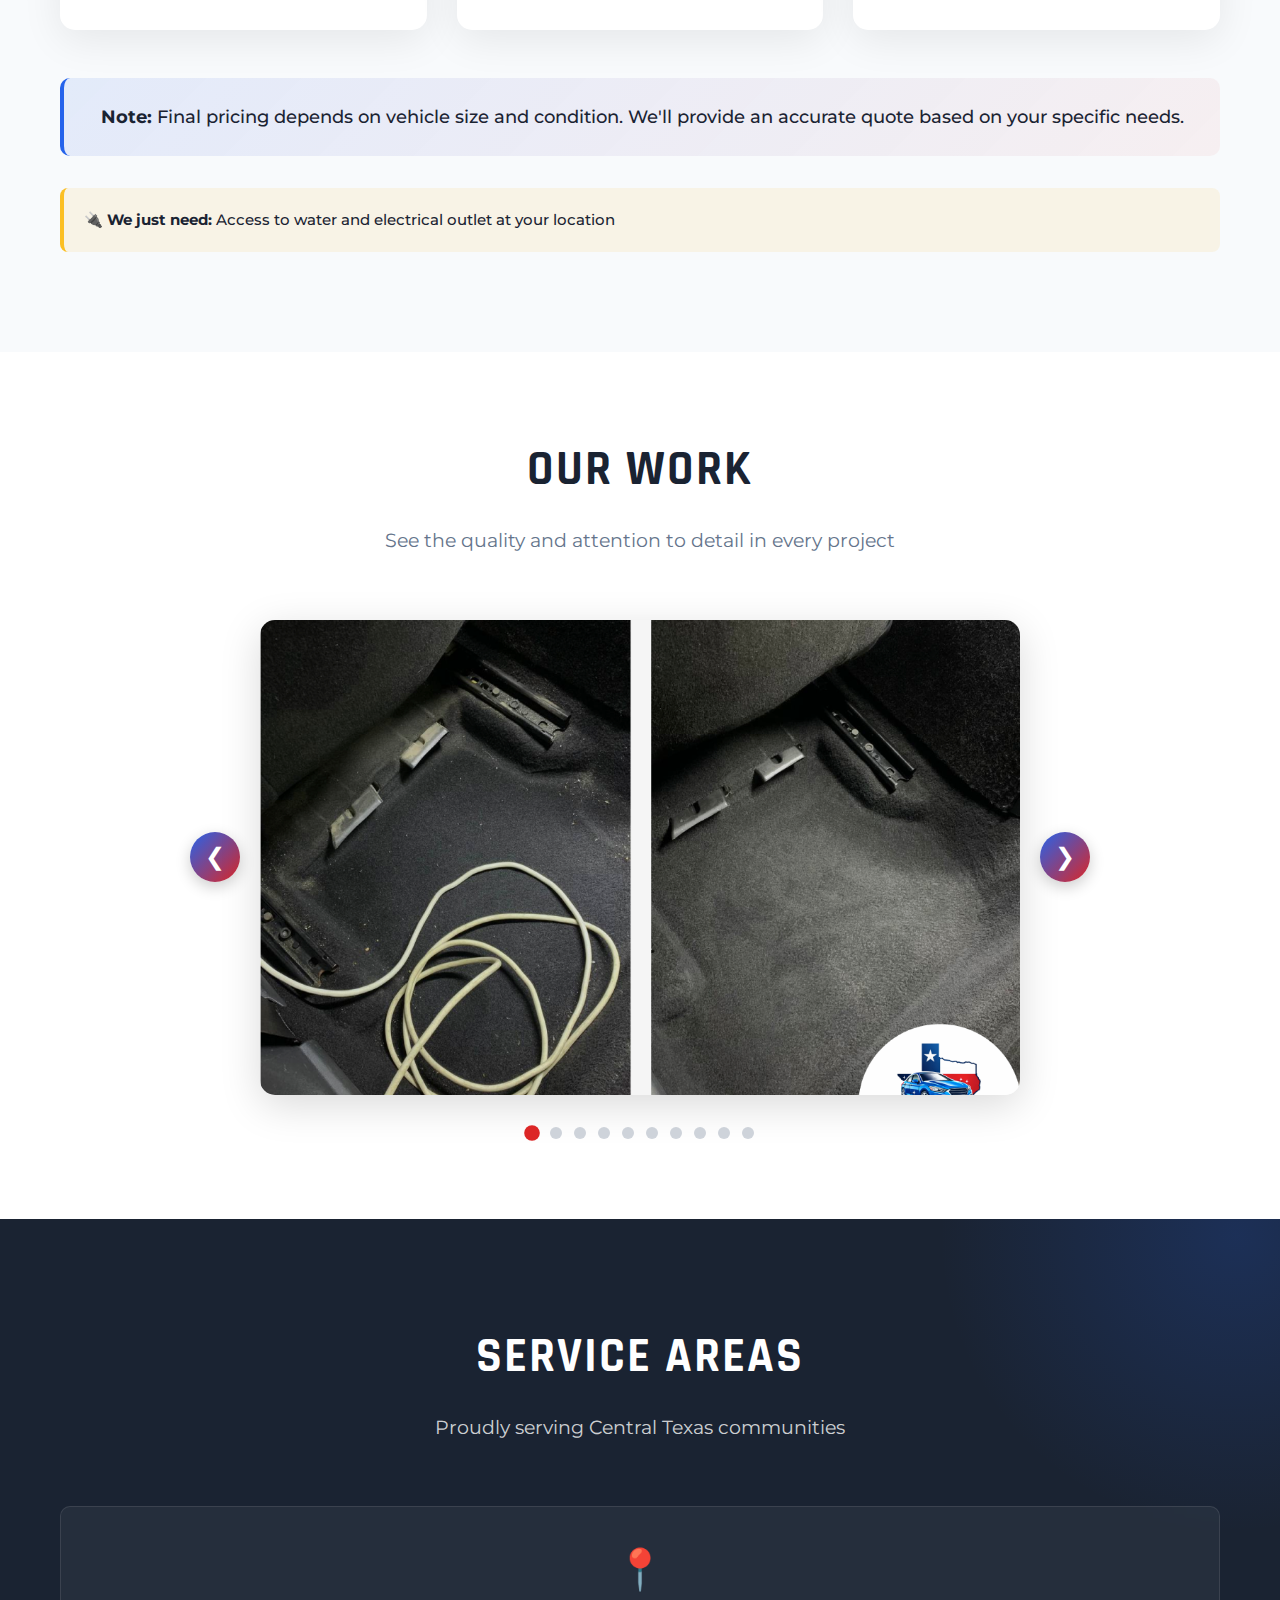
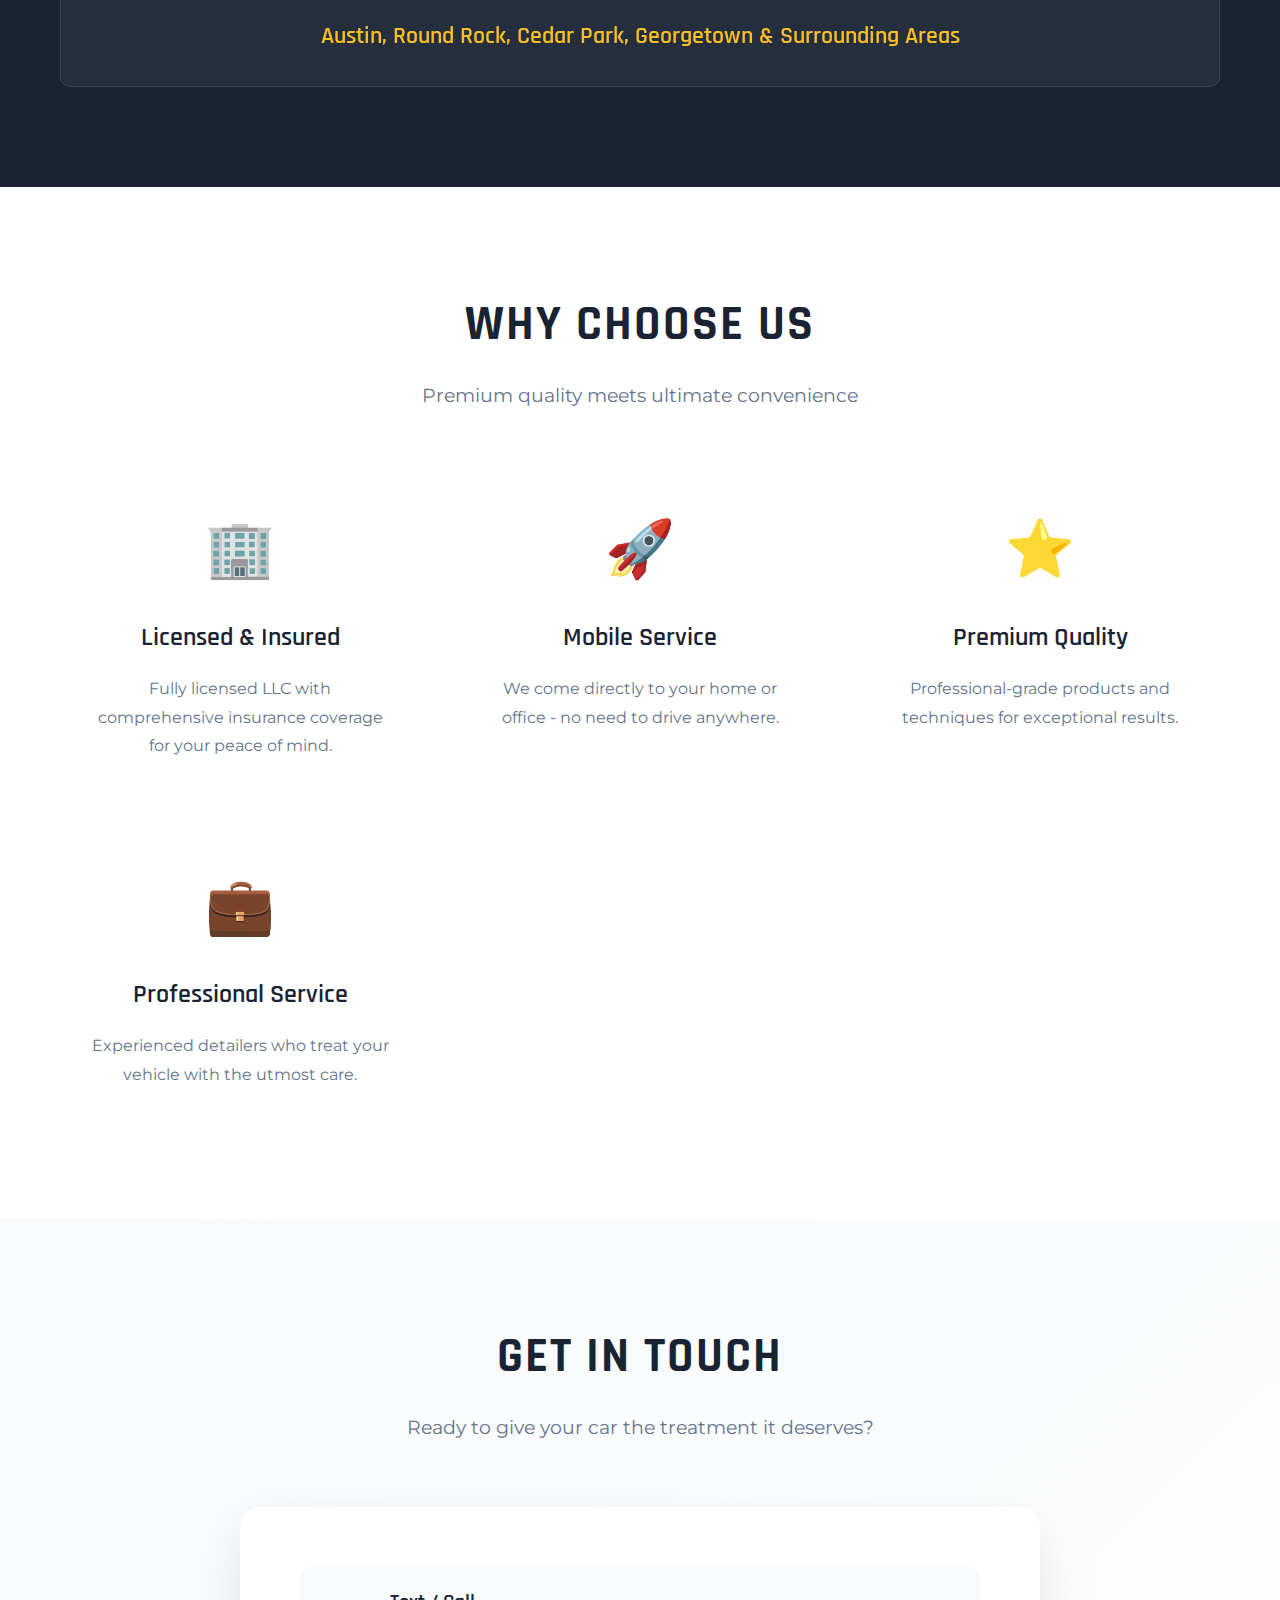
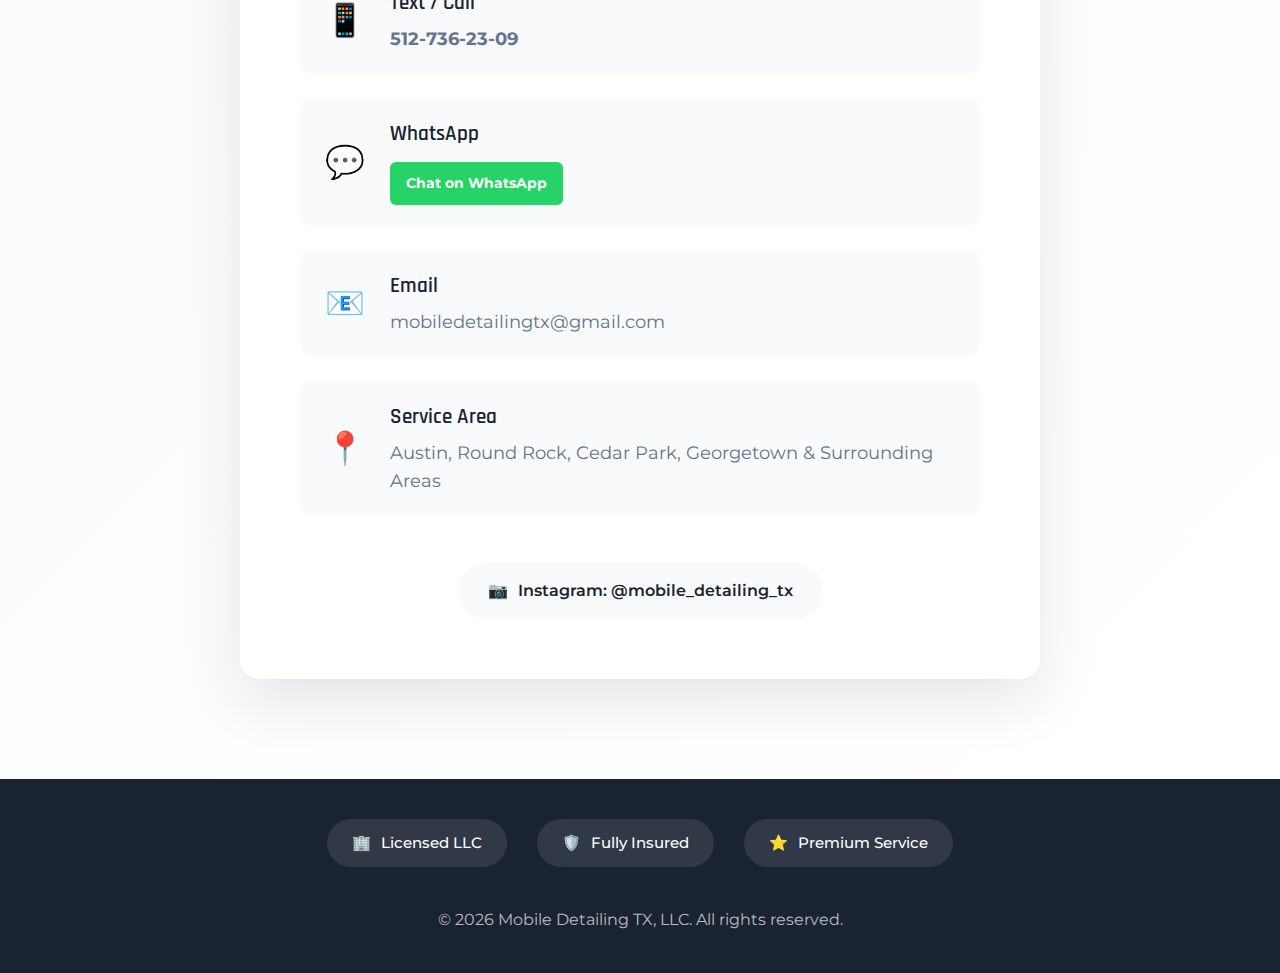
<file: index1.html>
<!DOCTYPE html>
<html lang="en">
<head>
  <meta charset="UTF-8" />
  <link rel="icon" href="data:image/svg+xml,<svg xmlns='http://www.w3.org/2000/svg' viewBox='0 0 100 100'><text y='0.9em' font-size='90'>🚗</text></svg>">
  <meta name="viewport" content="width=device-width, initial-scale=1.0" />
  <link rel="stylesheet" href="style.css" />
  <title>Mobile Detailing TX - Premium Car Detailing Services in Austin & Round Rock</title>
  <link href="https://fonts.googleapis.com/css2?family=Rajdhani:wght@300;400;600;700&family=Montserrat:wght@300;400;600;700&display=swap" rel="stylesheet">
</head>

<body>
  <!-- Top Bar -->
  <header class="topbar">
    <div class="container topbar-inner">
      <a class="topbar-phone" href="tel:+15127362309" aria-label="Call or text 512-736-23-09">
        📱 <span class="topbar-label">Text / Call:</span> <span class="topbar-number">512-736-23-09</span>
      </a>

      <a
        class="topbar-whatsapp"
        href="https://wa.me/15127362309?text=Hi!%20I%20would%20like%20to%20book%20mobile%20detailing."
        target="_blank"
        rel="noopener"
        aria-label="Start WhatsApp chat"
      >
        Start WhatsApp chat
      </a>
    </div>
  </header>

  <!-- Hero Section -->
  <section class="hero">
    <div class="container">
      <div class="hero-content">
        <div class="logo-container">
          <img src="Mobile_Detailing_TX_LLC.png" alt="Mobile Detailing TX Logo">
        </div>
        <h1>Premium Mobile Detailing</h1>
        <p class="hero-subtitle">We Come to You</p>
        <p class="hero-description">
          Experience professional automotive detailing at your doorstep. Licensed, insured, and dedicated to making your vehicle look showroom-ready anywhere in Central Texas.
        </p>
        <a href="#contact" class="cta-button">Get Started</a>
      </div>
    </div>
  </section>

  <!-- Services Section -->
  <section class="services" id="services">
    <div class="container">
      <h2 class="section-title">Our Services</h2>
      <p class="section-subtitle">Professional detailing packages tailored to your vehicle's needs</p>

      <div class="services-grid">
        <div class="service-card">
          <div class="service-icon">🚗</div>
          <h3 class="service-name">Exterior Wash</h3>
          <div class="service-price">From $100</div>
          <p class="service-description">
            Complete exterior cleaning including hand wash, tire shine, and window cleaning for a brilliant finish.
          </p>
        </div>

        <div class="service-card">
          <div class="service-icon">✨</div>
          <h3 class="service-name">Interior Detailing</h3>
          <div class="service-price">From $100</div>
          <p class="service-description">
            Deep interior cleaning with vacuuming, surface treatment, and conditioning for a fresh cabin.
          </p>
        </div>

        <div class="service-card">
          <div class="service-icon">💎</div>
          <h3 class="service-name">Full Detail</h3>
          <div class="service-price">From $150</div>
          <p class="service-description">
            Complete inside and outside detailing package for the ultimate showroom appearance.
          </p>
        </div>
      </div>

      <div class="price-note">
        <p><strong>Note:</strong> Final pricing depends on vehicle size and condition. We'll provide an accurate quote based on your specific needs.</p>
      </div>

      <div class="requirements">
        <p>🔌 <strong>We just need:</strong> Access to water and electrical outlet at your location</p>
      </div>
    </div>
  </section>

  <!-- Gallery Section -->
  <section class="gallery" id="gallery">
    <div class="container">
      <h2 class="section-title">Our Work</h2>
      <p class="section-subtitle">See the quality and attention to detail in every project</p>

      <div class="carousel-container">
        <button class="carousel-btn carousel-prev" onclick="moveCarousel(-1)">&#10094;</button>
        <div class="carousel-wrapper">
          <div class="carousel-track">
            <div class="carousel-item"><img src="1.png" alt="Detailing work example 1"></div>
            <div class="carousel-item"><img src="2.png" alt="Detailing work example 2"></div>
            <div class="carousel-item"><img src="3.png" alt="Detailing work example 3"></div>
            <div class="carousel-item"><img src="4.png" alt="Detailing work example 4"></div>
            <div class="carousel-item"><img src="5.png" alt="Detailing work example 5"></div>
            <div class="carousel-item"><img src="6.png" alt="Detailing work example 6"></div>
            <div class="carousel-item"><img src="7.png" alt="Detailing work example 7"></div>
            <div class="carousel-item"><img src="8.png" alt="Detailing work example 8"></div>
            <div class="carousel-item"><img src="9.png" alt="Detailing work example 9"></div>
            <div class="carousel-item"><img src="10.png" alt="Detailing work example 10"></div>
            <div class="carousel-item"><img src="11.png" alt="Detailing work example 11"></div>
            <div class="carousel-item"><img src="12.png" alt="Detailing work example 12"></div>
          </div>
        </div>
        <button class="carousel-btn carousel-next" onclick="moveCarousel(1)">&#10095;</button>
      </div>

      <div class="carousel-dots">
        <span class="dot active" onclick="goToSlide(0)"></span>
        <span class="dot" onclick="goToSlide(1)"></span>
        <span class="dot" onclick="goToSlide(2)"></span>
        <span class="dot" onclick="goToSlide(3)"></span>
        <span class="dot" onclick="goToSlide(4)"></span>
        <span class="dot" onclick="goToSlide(5)"></span>
        <span class="dot" onclick="goToSlide(6)"></span>
        <span class="dot" onclick="goToSlide(7)"></span>
        <span class="dot" onclick="goToSlide(8)"></span>
        <span class="dot" onclick="goToSlide(9)"></span>
      </div>
    </div>
  </section>

  <!-- Coverage Section -->
  <section class="coverage" id="coverage">
    <div class="container">
      <h2 class="section-title">Service Areas</h2>
      <p class="section-subtitle">Proudly serving Central Texas communities</p>

      <div class="coverage-grid">
        <div class="coverage-item"><h3>Austin, Round Rock, Cedar Park, Georgetown & Surrounding Areas</h3></div>
      </div>
    </div>
  </section>

  <!-- Why Choose Us Section -->
  <section class="why-us">
    <div class="container">
      <h2 class="section-title">Why Choose Us</h2>
      <p class="section-subtitle">Premium quality meets ultimate convenience</p>

      <div class="features-grid">
        <div class="feature">
          <span class="feature-icon">🏢</span>
          <h3>Licensed & Insured</h3>
          <p>Fully licensed LLC with comprehensive insurance coverage for your peace of mind.</p>
        </div>

        <div class="feature">
          <span class="feature-icon">🚀</span>
          <h3>Mobile Service</h3>
          <p>We come directly to your home or office - no need to drive anywhere.</p>
        </div>

        <div class="feature">
          <span class="feature-icon">⭐</span>
          <h3>Premium Quality</h3>
          <p>Professional-grade products and techniques for exceptional results.</p>
        </div>

        <div class="feature">
          <span class="feature-icon">💼</span>
          <h3>Professional Service</h3>
          <p>Experienced detailers who treat your vehicle with the utmost care.</p>
        </div>
      </div>
    </div>
  </section>

  <!-- Contact Section -->
  <section class="contact" id="contact">
    <div class="container">
      <h2 class="section-title">Get in Touch</h2>
      <p class="section-subtitle">Ready to give your car the treatment it deserves?</p>

      <div class="contact-content">
        <div class="contact-info">
          <div class="info-item">
            <div class="info-icon">📱</div>
            <div class="info-text">
              <h4>Text / Call</h4>
              <p>
                <a class="contact-phone" href="tel:+15127362309">512-736-23-09</a>
              </p>
            </div>
          </div>

          <div class="info-item">
            <div class="info-icon">💬</div>
            <div class="info-text">
              <h4>WhatsApp</h4>
              <a
                href="https://wa.me/15127362309?text=Hi!%20I%20would%20like%20to%20book%20mobile%20detailing."
                target="_blank"
                rel="noopener"
                class="whatsapp-button"
              >
                Chat on WhatsApp
              </a>
            </div>
          </div>

          <div class="info-item">
            <div class="info-icon">📧</div>
            <div class="info-text">
              <h4>Email</h4>
              <p>mobiledetailingtx@gmail.com</p>
            </div>
          </div>

          <div class="info-item">
            <div class="info-icon">📍</div>
            <div class="info-text">
              <h4>Service Area</h4>
              <p>Austin, Round Rock, Cedar Park, Georgetown & Surrounding Areas</p>
            </div>
          </div>
        </div>

        <div class="social-links">
  <a
    href="https://www.instagram.com/mobile_detailing_tx"
    class="social-link"
    target="_blank"
    rel="noopener"
    aria-label="Open Instagram: mobile_detailing_tx"
  >
    <span>📷</span> Instagram: @mobile_detailing_tx
  </a>
</div>
      </div>
    </div>
  </section>

  <!-- Footer -->
  <footer class="footer">
    <div class="container">
      <div class="footer-content">
        <div class="business-info">
          <div class="business-badge"><span>🏢</span> Licensed LLC</div>
          <div class="business-badge"><span>🛡️</span> Fully Insured</div>
          <div class="business-badge"><span>⭐</span> Premium Service</div>
        </div>
        <p>&copy; 2026 Mobile Detailing TX, LLC. All rights reserved.</p>
      </div>
    </div>
  </footer>

  <script>
    // Smooth scrolling for anchor links
    document.querySelectorAll('a[href^="#"]').forEach(anchor => {
      anchor.addEventListener('click', function (e) {
        e.preventDefault();
        const target = document.querySelector(this.getAttribute('href'));
        if (target) {
          target.scrollIntoView({ behavior: 'smooth', block: 'start' });
        }
      });
    });

    // Add scroll-triggered animations
    const observerOptions = { threshold: 0.1, rootMargin: '0px 0px -50px 0px' };
    const observer = new IntersectionObserver((entries) => {
      entries.forEach(entry => {
        if (entry.isIntersecting) {
          entry.target.style.animation = 'fadeInUp 0.8s ease-out forwards';
        }
      });
    }, observerOptions);

    document.querySelectorAll('.service-card, .feature, .coverage-item').forEach(el => observer.observe(el));

    // Carousel functionality
    let currentSlide = 0;
    const totalSlides = 10;
    const track = document.querySelector('.carousel-track');
    const dots = document.querySelectorAll('.dot');

    function updateCarousel() {
      track.style.transform = `translateX(-${currentSlide * 100}%)`;
      dots.forEach((dot, index) => dot.classList.toggle('active', index === currentSlide));
    }

    function moveCarousel(direction) {
      currentSlide += direction;
      if (currentSlide < 0) currentSlide = totalSlides - 1;
      else if (currentSlide >= totalSlides) currentSlide = 0;
      updateCarousel();
    }

    function goToSlide(index) {
      currentSlide = index;
      updateCarousel();
    }

    let autoPlayInterval = setInterval(() => moveCarousel(1), 4000);

    const carouselContainer = document.querySelector('.carousel-container');
    carouselContainer.addEventListener('mouseenter', () => clearInterval(autoPlayInterval));
    carouselContainer.addEventListener('mouseleave', () => {
      autoPlayInterval = setInterval(() => moveCarousel(1), 4000);
    });

    document.addEventListener('keydown', (e) => {
      if (e.key === 'ArrowLeft') moveCarousel(-1);
      else if (e.key === 'ArrowRight') moveCarousel(1);
    });

    let touchStartX = 0;
    let touchEndX = 0;

    carouselContainer.addEventListener('touchstart', (e) => {
      touchStartX = e.changedTouches[0].screenX;
    });

    carouselContainer.addEventListener('touchend', (e) => {
      touchEndX = e.changedTouches[0].screenX;
      handleSwipe();
    });

    function handleSwipe() {
      if (touchEndX < touchStartX - 50) moveCarousel(1);
      if (touchEndX > touchStartX + 50) moveCarousel(-1);
    }
  </script>
</body>
</html>
</file>
<file: style.css>
:root {
  --navy: #1a2332;
  --blue: #2563eb;
  --red: #dc2626;
  --gold: #fbbf24;
  --light-gray: #f8fafc;
  --gray: #64748b;
  --white: #ffffff;
}

* {
  margin: 0;
  padding: 0;
  box-sizing: border-box;
}

body {
  font-family: 'Montserrat', sans-serif;
  color: var(--navy);
  line-height: 1.6;
  overflow-x: hidden;
  padding-top: 54px; /* space for fixed topbar */
}

.container {
  max-width: 1200px;
  margin: 0 auto;
  padding: 0 20px;
}

/* Top Bar */
.topbar {
  position: fixed;
  top: 0;
  left: 0;
  right: 0;
  z-index: 9999;
  background: rgba(255, 255, 255, 0.92);
  backdrop-filter: blur(10px);
  border-bottom: 1px solid rgba(100, 116, 139, 0.15);
}

.topbar-inner {
  display: flex;
  align-items: center;
  justify-content: space-between;
  gap: 14px;
  padding: 10px 0;
}

.topbar-phone {
  text-decoration: none;
  color: var(--navy);
  font-weight: 700;
  font-size: 14px;
  display: inline-flex;
  align-items: center;
  gap: 8px;
}

.topbar-label {
  font-weight: 600;
  color: var(--navy);
}

.topbar-number {
  color: var(--red);
  font-weight: 800;
}

.topbar-whatsapp {
  display: inline-flex;
  align-items: center;
  justify-content: center;
  padding: 10px 14px;
  background: #25D366;
  color: #ffffff;
  text-decoration: none;
  font-weight: 800;
  font-size: 14px;
  border-radius: 999px;
  transition: transform 0.12s ease, background-color 0.2s ease;
  white-space: nowrap;
}

.topbar-whatsapp:hover {
  background: #1ebe5d;
  transform: translateY(-1px);
}

.topbar-whatsapp:active {
  transform: translateY(0);
}

/* Hero Section */
.hero {
  position: relative;
  min-height: 100vh;
  background: linear-gradient(135deg, #f8fafc 0%, #e2e8f0 100%);
  display: flex;
  align-items: center;
  overflow: hidden;
}

.hero::before {
  content: '';
  position: absolute;
  top: 0;
  left: 0;
  right: 0;
  bottom: 0;
  background:
    radial-gradient(circle at 20% 80%, rgba(37, 99, 235, 0.08) 0%, transparent 50%),
    radial-gradient(circle at 80% 20%, rgba(220, 38, 38, 0.06) 0%, transparent 50%);
  z-index: 1;
}

.hero-content {
  position: relative;
  z-index: 2;
  text-align: center;
  animation: fadeInUp 1s ease-out;
}

.logo-container {
  margin-bottom: 2rem;
  animation: fadeIn 1.2s ease-out;
}

.logo-container img {
  max-width: 400px;
  width: 100%;
  height: auto;
  filter: drop-shadow(0 10px 30px rgba(0, 0, 0, 0.3));
}

.hero h1 {
  font-family: 'Rajdhani', sans-serif;
  font-size: 4rem;
  font-weight: 700;
  color: var(--navy);
  margin-bottom: 1rem;
  letter-spacing: 2px;
  text-transform: uppercase;
  animation: fadeInUp 1s ease-out 0.2s backwards;
}

.hero-subtitle {
  font-size: 1.5rem;
  color: var(--red);
  margin-bottom: 2rem;
  font-weight: 300;
  animation: fadeInUp 1s ease-out 0.4s backwards;
}

.hero-description {
  font-size: 1.1rem;
  color: var(--gray);
  max-width: 700px;
  margin: 0 auto 3rem;
  line-height: 1.8;
  animation: fadeInUp 1s ease-out 0.6s backwards;
}

.cta-button {
  display: inline-block;
  padding: 18px 45px;
  background: linear-gradient(135deg, var(--red) 0%, #b91c1c 100%);
  color: var(--white);
  text-decoration: none;
  font-weight: 600;
  font-size: 1.1rem;
  border-radius: 50px;
  transition: all 0.3s ease;
  box-shadow: 0 10px 30px rgba(220, 38, 38, 0.3);
  animation: fadeInUp 1s ease-out 0.8s backwards;
  letter-spacing: 1px;
}

.cta-button:hover {
  transform: translateY(-3px);
  box-shadow: 0 15px 40px rgba(220, 38, 38, 0.4);
}

/* Services Section */
.services {
  padding: 100px 0;
  background: var(--light-gray);
  position: relative;
}

.section-title {
  font-family: 'Rajdhani', sans-serif;
  font-size: 3rem;
  font-weight: 700;
  text-align: center;
  margin-bottom: 1rem;
  color: var(--navy);
  text-transform: uppercase;
  letter-spacing: 2px;
}

.section-subtitle {
  text-align: center;
  font-size: 1.2rem;
  color: var(--gray);
  margin-bottom: 4rem;
  max-width: 600px;
  margin-left: auto;
  margin-right: auto;
}

.services-grid {
  display: grid;
  grid-template-columns: repeat(auto-fit, minmax(300px, 1fr));
  gap: 30px;
  margin-bottom: 3rem;
}

.service-card {
  background: var(--white);
  padding: 40px 30px;
  border-radius: 15px;
  box-shadow: 0 10px 40px rgba(0, 0, 0, 0.08);
  transition: all 0.3s ease;
  position: relative;
  overflow: hidden;
}

.service-card::before {
  content: '';
  position: absolute;
  top: 0;
  left: 0;
  width: 100%;
  height: 4px;
  background: linear-gradient(90deg, var(--blue) 0%, var(--red) 100%);
  transform: scaleX(0);
  transition: transform 0.3s ease;
}

.service-card:hover {
  transform: translateY(-10px);
  box-shadow: 0 20px 50px rgba(0, 0, 0, 0.12);
}

.service-card:hover::before {
  transform: scaleX(1);
}

.service-icon {
  font-size: 3rem;
  margin-bottom: 1.5rem;
}

.service-name {
  font-family: 'Rajdhani', sans-serif;
  font-size: 1.8rem;
  font-weight: 600;
  margin-bottom: 0.5rem;
  color: var(--navy);
}

.service-price {
  font-size: 2rem;
  font-weight: 700;
  color: var(--red);
  margin-bottom: 1rem;
}

.service-description {
  color: var(--gray);
  line-height: 1.8;
}

.price-note {
  text-align: center;
  margin-top: 3rem;
  padding: 25px;
  background: linear-gradient(135deg, rgba(37, 99, 235, 0.1) 0%, rgba(220, 38, 38, 0.05) 100%);
  border-radius: 10px;
  border-left: 4px solid var(--blue);
}

.price-note p {
  color: var(--navy);
  font-size: 1.1rem;
  font-weight: 500;
}

/* Gallery Section */
.gallery {
  padding: 80px 0;
  background: var(--white);
}

.carousel-container {
  position: relative;
  max-width: 900px;
  margin: 3rem auto 2rem;
  display: flex;
  align-items: center;
  gap: 20px;
}

.carousel-wrapper {
  flex: 1;
  overflow: hidden;
  border-radius: 15px;
  box-shadow: 0 10px 40px rgba(0, 0, 0, 0.15);
}

.carousel-track {
  display: flex;
  transition: transform 0.5s ease-in-out;
}

.carousel-item {
  min-width: 100%;
  aspect-ratio: 16/10;
}

.carousel-item img {
  width: 100%;
  height: 100%;
  object-fit: cover;
  display: block;
}

.carousel-btn {
  background: linear-gradient(135deg, var(--blue) 0%, var(--red) 100%);
  color: white;
  border: none;
  width: 50px;
  height: 50px;
  border-radius: 50%;
  font-size: 1.5rem;
  cursor: pointer;
  display: flex;
  align-items: center;
  justify-content: center;
  transition: all 0.3s ease;
  box-shadow: 0 5px 15px rgba(0, 0, 0, 0.2);
  flex-shrink: 0;
}

.carousel-btn:hover {
  transform: scale(1.1);
  box-shadow: 0 8px 20px rgba(0, 0, 0, 0.3);
}

.carousel-btn:active {
  transform: scale(0.95);
}

.carousel-dots {
  display: flex;
  justify-content: center;
  gap: 12px;
  margin-top: 2rem;
}

.dot {
  width: 12px;
  height: 12px;
  border-radius: 50%;
  background: var(--gray);
  opacity: 0.3;
  cursor: pointer;
  transition: all 0.3s ease;
}

.dot:hover {
  opacity: 0.6;
  transform: scale(1.2);
}

.dot.active {
  background: var(--red);
  opacity: 1;
  transform: scale(1.3);
}

@media (max-width: 768px) {
  .carousel-container { gap: 10px; }
  .carousel-btn { width: 40px; height: 40px; font-size: 1.2rem; }
  .carousel-item { aspect-ratio: 4/3; }

  .topbar-inner {
    flex-direction: column;
    align-items: stretch;
    padding: 10px 0;
  }

  .topbar-phone,
  .topbar-whatsapp {
    justify-content: center;
    text-align: center;
  }

  body {
    padding-top: 96px; /* topbar becomes 2 rows on mobile */
  }
}

/* Coverage Section */
.coverage {
  padding: 100px 0;
  background: var(--navy);
  color: var(--white);
  position: relative;
  overflow: hidden;
}

.coverage::before {
  content: '';
  position: absolute;
  top: -50%;
  right: -20%;
  width: 600px;
  height: 600px;
  background: radial-gradient(circle, rgba(37, 99, 235, 0.2) 0%, transparent 70%);
  border-radius: 50%;
}

.coverage .section-title { color: var(--white); }
.coverage .section-subtitle { color: rgba(255, 255, 255, 0.8); }

.coverage-grid {
  display: grid;
  grid-template-columns: repeat(auto-fit, minmax(250px, 1fr));
  gap: 20px;
  position: relative;
  z-index: 2;
}

.coverage-item {
  text-align: center;
  padding: 30px;
  background: rgba(255, 255, 255, 0.05);
  border-radius: 10px;
  backdrop-filter: blur(10px);
  border: 1px solid rgba(255, 255, 255, 0.1);
  transition: all 0.3s ease;
}

.coverage-item:hover {
  background: rgba(255, 255, 255, 0.1);
  transform: translateY(-5px);
}

.coverage-item::before {
  content: '📍';
  display: block;
  font-size: 2.5rem;
  margin-bottom: 1rem;
}

.coverage-item h3 {
  font-family: 'Rajdhani', sans-serif;
  font-size: 1.5rem;
  font-weight: 600;
  color: var(--gold);
}

/* Why Choose Us */
.why-us {
  padding: 100px 0;
  background: var(--white);
}

.features-grid {
  display: grid;
  grid-template-columns: repeat(auto-fit, minmax(280px, 1fr));
  gap: 40px;
}

.feature {
  text-align: center;
  padding: 30px;
}

.feature-icon {
  font-size: 3.5rem;
  margin-bottom: 1.5rem;
  display: block;
}

.feature h3 {
  font-family: 'Rajdhani', sans-serif;
  font-size: 1.6rem;
  font-weight: 600;
  margin-bottom: 1rem;
  color: var(--navy);
}

.feature p {
  color: var(--gray);
  line-height: 1.8;
}

/* Contact Section */
.contact {
  padding: 100px 0;
  background: linear-gradient(135deg, var(--light-gray) 0%, var(--white) 100%);
}

.contact-content {
  max-width: 800px;
  margin: 0 auto;
  background: var(--white);
  padding: 60px;
  border-radius: 20px;
  box-shadow: 0 20px 60px rgba(0, 0, 0, 0.1);
}

.contact-info {
  margin-bottom: 3rem;
}

.info-item {
  display: flex;
  align-items: center;
  gap: 20px;
  margin-bottom: 25px;
  padding: 20px;
  background: var(--light-gray);
  border-radius: 10px;
  transition: all 0.3s ease;
}

.info-item:hover {
  background: linear-gradient(135deg, rgba(37, 99, 235, 0.05) 0%, rgba(220, 38, 38, 0.02) 100%);
  transform: translateX(10px);
}

.info-icon {
  font-size: 2rem;
  min-width: 50px;
  text-align: center;
}

.info-text h4 {
  font-family: 'Rajdhani', sans-serif;
  font-size: 1.3rem;
  font-weight: 600;
  color: var(--navy);
  margin-bottom: 0.3rem;
}

.info-text p {
  color: var(--gray);
  font-size: 1.1rem;
}

/* Clickable phone in Contact */
.contact-phone {
  color: var(--gray);
  text-decoration: none;
  font-weight: 700;
}

.contact-phone:hover {
  text-decoration: underline;
}

/* WhatsApp button (Contact section) */
.whatsapp-button {
  display: inline-flex;
  align-items: center;
  gap: 8px;
  padding: 10px 16px;
  margin-top: 6px;
  background-color: #25D366;
  color: #ffffff;
  font-weight: 700;
  font-size: 14px;
  text-decoration: none;
  border-radius: 6px;
  transition: background-color 0.2s ease, transform 0.1s ease;
}

.whatsapp-button:hover {
  background-color: #1ebe5d;
  transform: translateY(-1px);
}

.whatsapp-button:active {
  transform: translateY(0);
}

.social-links {
  display: flex;
  gap: 20px;
  justify-content: center;
  flex-wrap: wrap;
}

.social-link {
  display: flex;
  align-items: center;
  gap: 10px;
  padding: 15px 30px;
  background: var(--light-gray);
  border-radius: 50px;
  text-decoration: none;
  color: var(--navy);
  font-weight: 600;
  transition: all 0.3s ease;
}

.social-link:hover {
  background: var(--blue);
  color: var(--white);
  transform: translateY(-3px);
}

/* Footer */
.footer {
  background: var(--navy);
  color: var(--white);
  padding: 40px 0;
  text-align: center;
}

.footer-content {
  display: flex;
  flex-direction: column;
  align-items: center;
  gap: 20px;
}

.business-info {
  display: flex;
  gap: 30px;
  flex-wrap: wrap;
  justify-content: center;
  align-items: center;
}

.business-badge {
  display: flex;
  align-items: center;
  gap: 10px;
  padding: 12px 25px;
  background: rgba(255, 255, 255, 0.1);
  border-radius: 50px;
  font-size: 0.95rem;
  font-weight: 500;
}

.footer p {
  color: rgba(255, 255, 255, 0.7);
  margin-top: 20px;
}

.requirements {
  background: rgba(251, 191, 36, 0.1);
  border-left: 4px solid var(--gold);
  padding: 20px;
  border-radius: 8px;
  margin-top: 2rem;
}

.requirements p {
  color: var(--navy);
  font-size: 0.95rem;
  font-weight: 500;
}

/* Animations */
@keyframes fadeIn { from { opacity: 0; } to { opacity: 1; } }

@keyframes fadeInUp {
  from { opacity: 0; transform: translateY(30px); }
  to { opacity: 1; transform: translateY(0); }
}

/* Responsive (rest) */
@media (max-width: 768px) {
  .hero h1 { font-size: 2.5rem; }
  .hero-subtitle { font-size: 1.2rem; }
  .section-title { font-size: 2.2rem; }
  .contact-content { padding: 40px 30px; }
  .logo-container img { max-width: 300px; }
  .business-info { flex-direction: column; }
}
</file>
